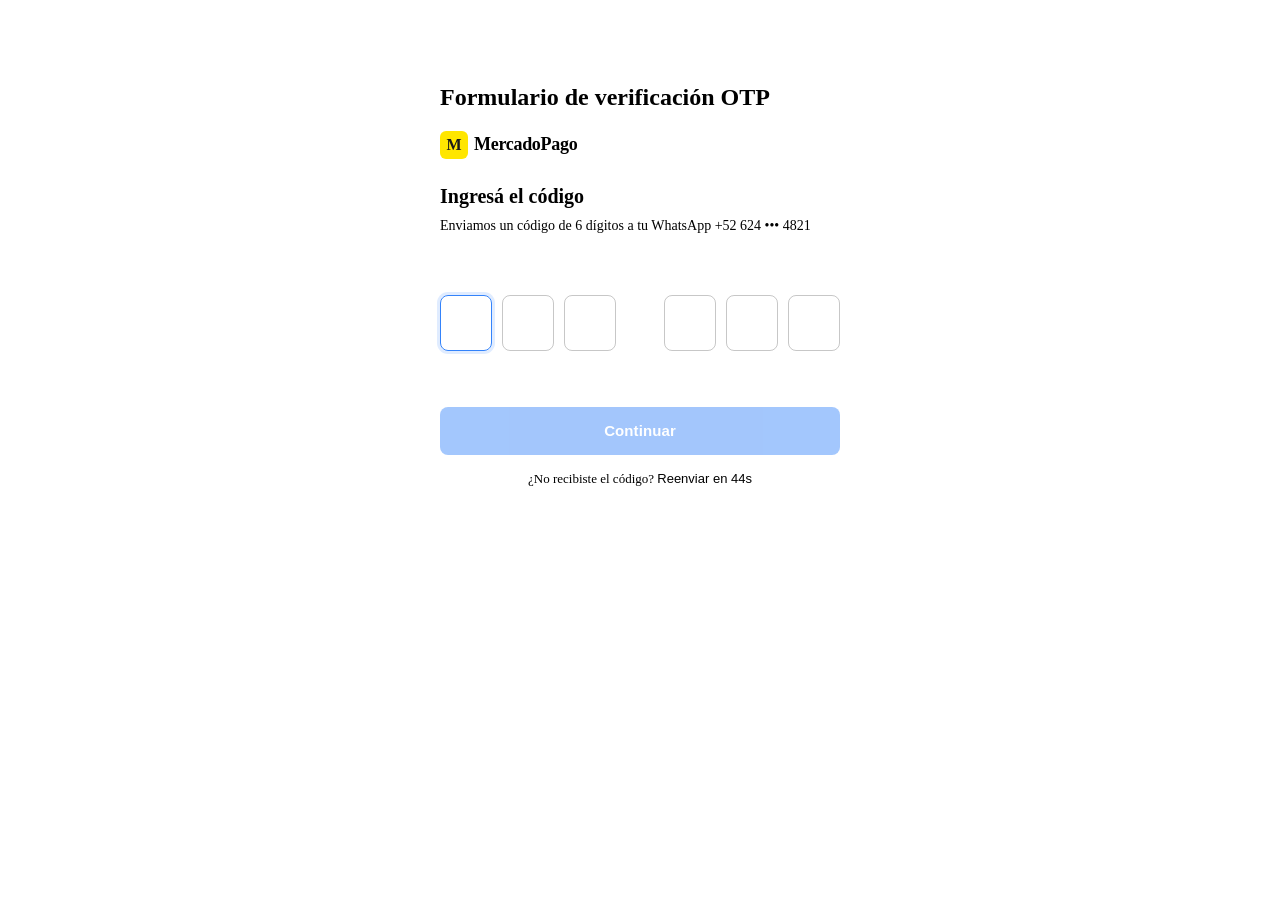
<file: OTP-verification/index.html>
<html>
  <head>
    <style>
      :root {
        --otp-accent: #3483fa;
        --otp-accent-hover: #2968c8;
        --otp-border: rgba(0, 0, 0, 0.22);
        --otp-border-focus: #3483fa;
        --otp-bg: #fff;
        --otp-text: #333;
        --otp-muted: #6b7280;
        --otp-error: #e24b4a;
        --otp-success: #1d9e75;
        --otp-btn-text: #fff;
        --otp-surface: #f8f7f5;
        --otp-shadow-focus: 0 0 0 3px rgba(52, 131, 250, 0.18);
      }
      @media (prefers-color-scheme: dark) {
        :root {
          --otp-border: rgba(255, 255, 255, 0.2);
          --otp-bg: #1e1e1e;
          --otp-text: #f0f0f0;
          --otp-muted: #9ca3af;
          --otp-surface: #2a2a2a;
        }
      }

      .otp-wrapper {
        max-width: 400px;
        margin: 2rem auto;
        padding: 2rem;
        background: var(--color-background-primary);
      }

      .otp-logo {
        display: flex;
        align-items: center;
        gap: 6px;
        margin-bottom: 1.5rem;
      }
      .otp-logo-icon {
        width: 28px;
        height: 28px;
        background: #ffe600;
        border-radius: 6px;
        display: flex;
        align-items: center;
        justify-content: center;
        font-size: 16px;
        font-weight: 700;
        color: #1a1a1a;
      }
      .otp-logo-text {
        font-size: 18px;
        font-weight: 600;
        color: var(--color-text-primary);
        letter-spacing: -0.3px;
      }

      .otp-title {
        font-size: 20px;
        font-weight: 600;
        color: var(--color-text-primary);
        margin: 0 0 6px;
        line-height: 1.3;
      }
      .otp-subtitle {
        font-size: 14px;
        color: var(--color-text-secondary);
        margin: 0 0 1.75rem;
        line-height: 1.5;
      }
      .otp-phone-highlight {
        color: var(--color-text-primary);
        font-weight: 500;
      }

      .otp-fields {
        display: flex;
        gap: 10px;
        margin-bottom: 1.5rem;
        justify-content: center;
      }

      .otp-field {
        width: 52px;
        height: 56px;
        border: 1px solid var(--otp-border);
        border-radius: 8px;
        background: var(--color-background-secondary);
        font-size: 22px;
        font-weight: 600;
        text-align: center;
        color: var(--color-text-primary);
        outline: none;
        transition:
          border-color 0.15s,
          box-shadow 0.15s,
          background 0.15s;
        caret-color: transparent;
        -webkit-appearance: none;
        appearance: none;
      }
      .otp-field:focus {
        border-color: var(--otp-accent);
        box-shadow: 0 0 0 3px rgba(52, 131, 250, 0.15);
        background: var(--color-background-primary);
      }
      .otp-field.filled {
        border-color: rgba(52, 131, 250, 0.5);
        background: var(--color-background-primary);
      }
      .otp-field.otp-separator {
        border: none;
        background: transparent;
        pointer-events: none;
      }
      .otp-separator-dot {
        width: 6px;
        height: 6px;
        border-radius: 50%;
        background: var(--color-text-secondary);
        opacity: 0.4;
        margin: auto;
      }
      .otp-field.error {
        border-color: var(--otp-error);
        box-shadow: 0 0 0 3px rgba(226, 75, 74, 0.12);
        animation: shake 0.35s ease;
      }
      .otp-field.success {
        border-color: var(--otp-success);
        background: rgba(29, 158, 117, 0.06);
      }

      @keyframes shake {
        0%,
        100% {
          transform: translateX(0);
        }
        20% {
          transform: translateX(-5px);
        }
        40% {
          transform: translateX(5px);
        }
        60% {
          transform: translateX(-4px);
        }
        80% {
          transform: translateX(4px);
        }
      }
      @keyframes pop-in {
        0% {
          transform: scale(0.85);
          opacity: 0.4;
        }
        60% {
          transform: scale(1.08);
        }
        100% {
          transform: scale(1);
          opacity: 1;
        }
      }
      .digit-pop {
        animation: pop-in 0.18s ease forwards;
      }

      .otp-btn {
        width: 100%;
        height: 48px;
        background: var(--otp-accent);
        color: #fff;
        border: none;
        border-radius: 8px;
        font-size: 15px;
        font-weight: 600;
        cursor: pointer;
        transition:
          background 0.15s,
          transform 0.1s,
          opacity 0.15s;
        letter-spacing: 0.1px;
        margin-bottom: 1rem;
      }
      .otp-btn:hover:not(:disabled) {
        background: var(--otp-accent-hover);
      }
      .otp-btn:active:not(:disabled) {
        transform: scale(0.98);
      }
      .otp-btn:disabled {
        opacity: 0.45;
        cursor: not-allowed;
      }
      .otp-btn.loading {
        position: relative;
        color: transparent;
      }
      .otp-btn.loading::after {
        content: "";
        position: absolute;
        width: 20px;
        height: 20px;
        top: 50%;
        left: 50%;
        margin: -10px 0 0 -10px;
        border: 2px solid rgba(255, 255, 255, 0.35);
        border-top-color: #fff;
        border-radius: 50%;
        animation: spin 0.6s linear infinite;
      }
      @keyframes spin {
        to {
          transform: rotate(360deg);
        }
      }

      .otp-resend {
        text-align: center;
        font-size: 13px;
        color: var(--color-text-secondary);
      }
      .otp-resend-link {
        color: var(--otp-accent);
        cursor: pointer;
        font-weight: 500;
        background: none;
        border: none;
        padding: 0;
        font-size: 13px;
      }
      .otp-resend-link:disabled {
        color: var(--color-text-secondary);
        cursor: default;
      }
      .otp-timer {
        color: var(--color-text-secondary);
        font-weight: 500;
      }

      .otp-status {
        min-height: 20px;
        font-size: 13px;
        text-align: center;
        margin-bottom: 12px;
        transition: opacity 0.2s;
      }
      .otp-status.error {
        color: var(--otp-error);
      }
      .otp-status.success {
        color: var(--otp-success);
        font-weight: 500;
      }
      .otp-status.empty {
        opacity: 0;
      }

      .progress-bar {
        height: 3px;
        background: var(--color-border-tertiary);
        border-radius: 2px;
        margin-bottom: 1.75rem;
        overflow: hidden;
      }
      .progress-fill {
        height: 100%;
        background: var(--otp-accent);
        border-radius: 2px;
        transition: width 0.25s ease;
        width: 0%;
      }
    </style>
  </head>
  <body>
    <div class="otp-wrapper">
      <h2 class="sr-only">Formulario de verificación OTP</h2>

      <div class="otp-logo">
        <div class="otp-logo-icon">M</div>
        <span class="otp-logo-text">MercadoPago</span>
      </div>

      <p class="otp-title">Ingresá el código</p>
      <p class="otp-subtitle">
        Enviamos un código de 6 dígitos a tu WhatsApp
        <span class="otp-phone-highlight">+52 624 ••• 4821</span>
      </p>

      <div class="progress-bar">
        <div class="progress-fill" id="progress"></div>
      </div>

      <div
        class="otp-fields"
        id="otpFields"
        role="group"
        aria-label="Código de verificación de 6 dígitos"
      >
        <input
          class="otp-field"
          type="tel"
          inputmode="numeric"
          pattern="[0-9]*"
          maxlength="1"
          aria-label="Dígito 1"
          id="d0"
        />
        <input
          class="otp-field"
          type="tel"
          inputmode="numeric"
          pattern="[0-9]*"
          maxlength="1"
          aria-label="Dígito 2"
          id="d1"
        />
        <input
          class="otp-field"
          type="tel"
          inputmode="numeric"
          pattern="[0-9]*"
          maxlength="1"
          aria-label="Dígito 3"
          id="d2"
        />
        <div class="otp-field otp-separator" aria-hidden="true">
          <div class="otp-separator-dot"></div>
        </div>
        <input
          class="otp-field"
          type="tel"
          inputmode="numeric"
          pattern="[0-9]*"
          maxlength="1"
          aria-label="Dígito 4"
          id="d3"
        />
        <input
          class="otp-field"
          type="tel"
          inputmode="numeric"
          pattern="[0-9]*"
          maxlength="1"
          aria-label="Dígito 5"
          id="d4"
        />
        <input
          class="otp-field"
          type="tel"
          inputmode="numeric"
          pattern="[0-9]*"
          maxlength="1"
          aria-label="Dígito 6"
          id="d5"
        />
      </div>

      <div
        class="otp-status empty"
        id="statusMsg"
        role="alert"
        aria-live="polite"
      ></div>

      <button class="otp-btn" id="verifyBtn" disabled="">Continuar</button>

      <div class="otp-resend">
        <span id="resendText">¿No recibiste el código? </span>
        <button class="otp-resend-link" id="resendBtn" disabled="">
          Reenviar en <span class="otp-timer" id="timerVal">38s</span>
        </button>
      </div>
    </div>

    <script>
      (function () {
        const CORRECT_CODE = "123456";
        const inputs = [
          document.getElementById("d0"),
          document.getElementById("d1"),
          document.getElementById("d2"),
          document.getElementById("d3"),
          document.getElementById("d4"),
          document.getElementById("d5"),
        ];
        const verifyBtn = document.getElementById("verifyBtn");
        const resendBtn = document.getElementById("resendBtn");
        const timerVal = document.getElementById("timerVal");
        const statusMsg = document.getElementById("statusMsg");
        const progress = document.getElementById("progress");

        let timerInterval;

        function getCode() {
          return inputs.map((i) => i.value).join("");
        }

        function updateProgress() {
          const filled = inputs.filter((i) => i.value !== "").length;
          progress.style.width = (filled / 6) * 100 + "%";
          verifyBtn.disabled = filled < 6;
          inputs.forEach((i) => {
            i.classList.toggle("filled", i.value !== "");
          });
        }

        function showStatus(msg, type) {
          statusMsg.textContent = msg;
          statusMsg.className = "otp-status " + (type || "");
        }

        function clearStatus() {
          statusMsg.textContent = "";
          statusMsg.className = "otp-status empty";
        }

        function setError() {
          inputs.forEach((i) => {
            i.classList.add("error");
            i.classList.remove("success", "filled");
          });
          setTimeout(() => {
            inputs.forEach((i) => {
              i.classList.remove("error");
              i.value = "";
            });
            updateProgress();
            clearStatus();
            inputs[0].focus();
          }, 1200);
        }

        function setSuccess() {
          inputs.forEach((i) => {
            i.classList.add("success");
            i.classList.remove("error");
          });
        }

        inputs.forEach((inp, idx) => {
          inp.addEventListener("focus", () => {
            inp.select();
            clearStatus();
          });

          inp.addEventListener("keydown", (e) => {
            if (e.key === "Backspace") {
              if (inp.value === "" && idx > 0) {
                inputs[idx - 1].value = "";
                inputs[idx - 1].focus();
                updateProgress();
              } else {
                inp.value = "";
                updateProgress();
              }
              e.preventDefault();
            }
            if (e.key === "ArrowLeft" && idx > 0) {
              inputs[idx - 1].focus();
              e.preventDefault();
            }
            if (e.key === "ArrowRight" && idx < 5) {
              inputs[idx + 1].focus();
              e.preventDefault();
            }
          });

          inp.addEventListener("input", (e) => {
            let val = e.target.value.replace(/\D/g, "");
            if (val.length > 1) {
              // paste handling
              const digits = val.split("").slice(0, 6 - idx);
              digits.forEach((d, i) => {
                if (inputs[idx + i]) {
                  inputs[idx + i].value = d;
                  inputs[idx + i].classList.add("digit-pop");
                  setTimeout(
                    () => inputs[idx + i].classList.remove("digit-pop"),
                    200,
                  );
                }
              });
              const nextIdx = Math.min(idx + digits.length, 5);
              inputs[nextIdx].focus();
            } else {
              inp.value = val;
              if (val) {
                inp.classList.add("digit-pop");
                setTimeout(() => inp.classList.remove("digit-pop"), 200);
                if (idx < 5) inputs[idx + 1].focus();
              }
            }
            updateProgress();
          });

          inp.addEventListener("paste", (e) => {
            e.preventDefault();
            const pasted = (e.clipboardData || window.clipboardData)
              .getData("text")
              .replace(/\D/g, "")
              .slice(0, 6);
            pasted.split("").forEach((d, i) => {
              if (inputs[i]) {
                inputs[i].value = d;
              }
            });
            const focusIdx = Math.min(pasted.length, 5);
            inputs[focusIdx].focus();
            updateProgress();
          });
        });

        verifyBtn.addEventListener("click", () => {
          const code = getCode();
          verifyBtn.classList.add("loading");
          verifyBtn.disabled = true;

          setTimeout(() => {
            verifyBtn.classList.remove("loading");
            if (code === CORRECT_CODE) {
              setSuccess();
              showStatus("✓ Código verificado correctamente", "success");
              verifyBtn.textContent = "✓ Verificado";
              verifyBtn.style.background = "#1D9E75";
            } else {
              showStatus("Código incorrecto. Volvé a intentarlo.", "error");
              setError();
              verifyBtn.disabled = false;
            }
          }, 1400);
        });

        function startTimer(seconds) {
          clearInterval(timerInterval);
          resendBtn.disabled = true;
          let remaining = seconds;
          timerVal.textContent = remaining + "s";
          timerInterval = setInterval(() => {
            remaining--;
            if (remaining <= 0) {
              clearInterval(timerInterval);
              resendBtn.disabled = false;
              resendBtn.innerHTML = "Reenviar código";
            } else {
              timerVal.textContent = remaining + "s";
            }
          }, 1000);
        }

        resendBtn.addEventListener("click", () => {
          if (resendBtn.disabled) return;
          inputs.forEach((i) => {
            i.value = "";
            i.classList.remove("success", "error", "filled");
          });
          updateProgress();
          clearStatus();
          resendBtn.innerHTML =
            'Reenviar en <span class="otp-timer" id="timerVal">45s</span>';
          const newTimer = document.getElementById("timerVal");
          resendBtn.disabled = true;
          let remaining = 45;
          newTimer.textContent = remaining + "s";
          timerInterval = setInterval(() => {
            remaining--;
            if (remaining <= 0) {
              clearInterval(timerInterval);
              resendBtn.disabled = false;
              resendBtn.innerHTML = "Reenviar código";
            } else {
              newTimer.textContent = remaining + "s";
            }
          }, 1000);
          inputs[0].focus();
          showStatus("Código reenviado por WhatsApp", "success");
          setTimeout(clearStatus, 3000);
        });

        startTimer(45);
        inputs[0].focus();
      })();
    </script>
  </body>
</html>
</file>
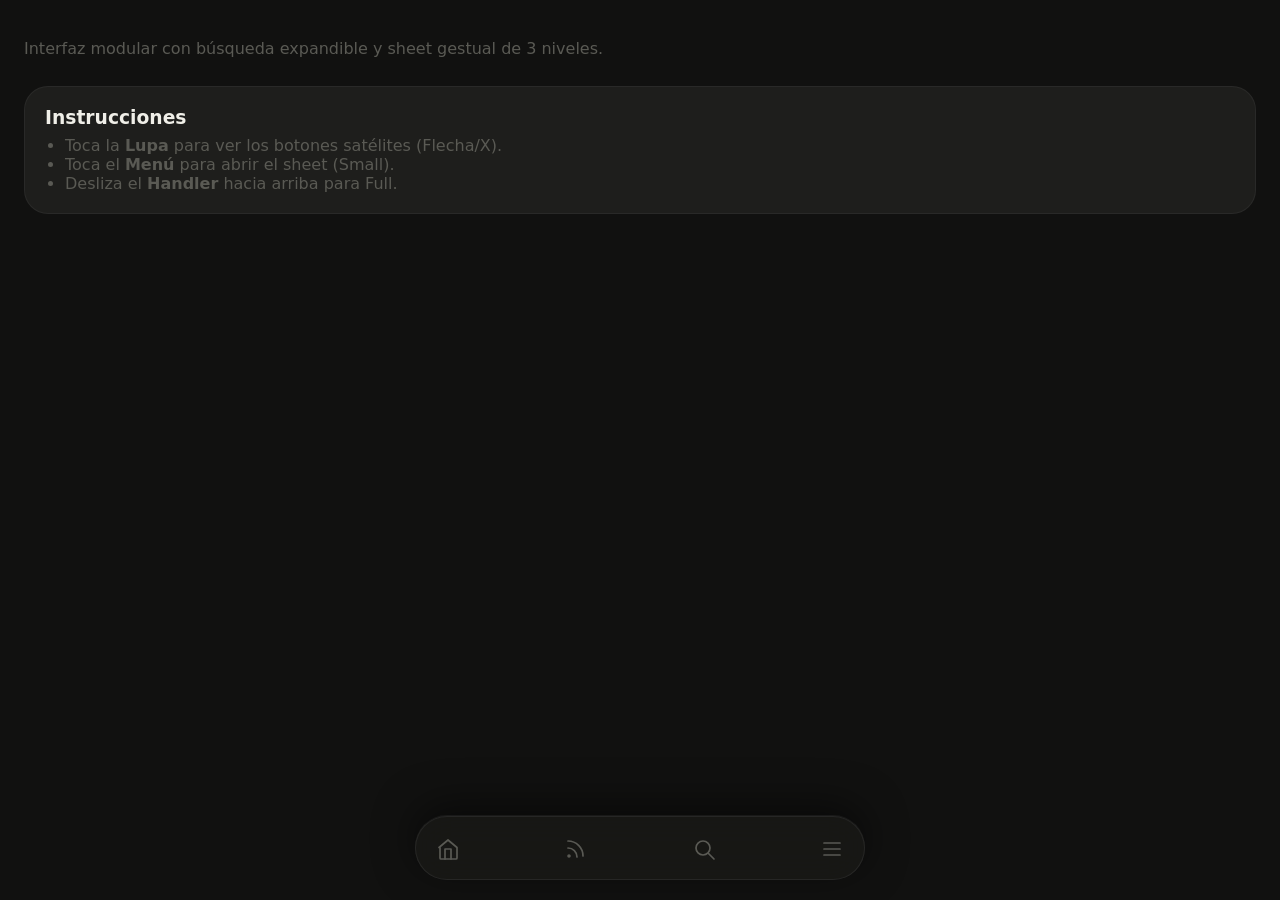
<file: components/nav-bottom-bar/index.html>
<!doctype html>
<html lang="es">
  <head>
    <meta charset="UTF-8" />
    <meta
      name="viewport"
      content="width=device-width, initial-scale=1.0, maximum-scale=1.0, user-scalable=no"
    />
    <title>Klef - SPA Modular Completa</title>
    <link rel="stylesheet" href="./style.css" />
  </head>
  <body>
    <!-- =======================================================================
         SPRITE SVG — símbolos inline, sin ningún CDN
         ======================================================================= -->
    <svg
      xmlns="http://www.w3.org/2000/svg"
      style="display: none"
      aria-hidden="true"
    >
      <!-- house -->
      <symbol id="icon-house" viewBox="0 0 24 24">
        <path
          d="M3 10.5L12 3l9 7.5V21a1 1 0 0 1-1 1H5a1 1 0 0 1-1-1V10.5z"
          class="icon-secondary"
        />
        <path d="M9 22V12h6v10" />
      </symbol>

      <!-- rss -->
      <symbol id="icon-rss" viewBox="0 0 24 24">
        <circle cx="5" cy="19" r="1.8" fill="currentColor" stroke="none" />
        <path d="M4 11c4.97 0 9 4.03 9 9" />
        <path d="M4 4c8.28 0 15 6.72 15 15" class="icon-secondary" />
      </symbol>

      <!-- search / magnifying-glass -->
      <symbol id="icon-search" viewBox="0 0 24 24">
        <circle cx="11" cy="11" r="7" class="icon-secondary" />
        <path d="M16.5 16.5L22 22" />
      </symbol>

      <!-- arrow-left -->
      <symbol id="icon-arrow-left" viewBox="0 0 24 24">
        <path d="M19 12H5" />
        <path d="M12 5l-7 7 7 7" />
      </symbol>

      <!-- x / close -->
      <symbol id="icon-x" viewBox="0 0 24 24">
        <path d="M18 6L6 18M6 6l12 12" />
      </symbol>

      <!-- list / hamburger -->
      <symbol id="icon-list" viewBox="0 0 24 24">
        <path d="M4 6h16M4 12h16M4 18h16" />
      </symbol>

      <!-- share-network -->
      <symbol id="icon-share" viewBox="0 0 24 24">
        <circle cx="18" cy="5" r="2.5" class="icon-secondary" />
        <circle cx="6" cy="12" r="2.5" class="icon-secondary" />
        <circle cx="18" cy="19" r="2.5" class="icon-secondary" />
        <path d="M8.4 10.8l7.2-4M8.4 13.2l7.2 4" />
      </symbol>

      <!-- reload / arrows-clockwise -->
      <symbol id="icon-reload" viewBox="0 0 24 24">
        <path d="M21 3v6h-6" />
        <path d="M21 9A9 9 0 1 1 14.36 3.64" class="icon-secondary" />
      </symbol>

      <!-- gear / settings -->
      <symbol id="icon-gear" viewBox="0 0 24 24">
        <circle cx="12" cy="12" r="3" class="icon-secondary" />
        <path
          d="M19.4 15a1.65 1.65 0 0 0 .33 1.82l.06.06a2 2 0 0 1-2.83 2.83l-.06-.06a1.65 1.65 0 0 0-1.82-.33 1.65 1.65 0 0 0-1 1.51V21a2 2 0 0 1-4 0v-.09A1.65 1.65 0 0 0 9 19.4a1.65 1.65 0 0 0-1.82.33l-.06.06a2 2 0 0 1-2.83-2.83l.06-.06A1.65 1.65 0 0 0 4.68 15a1.65 1.65 0 0 0-1.51-1H3a2 2 0 0 1 0-4h.09A1.65 1.65 0 0 0 4.6 9a1.65 1.65 0 0 0-.33-1.82l-.06-.06a2 2 0 0 1 2.83-2.83l.06.06A1.65 1.65 0 0 0 9 4.68a1.65 1.65 0 0 0 1-1.51V3a2 2 0 0 1 4 0v.09a1.65 1.65 0 0 0 1 1.51 1.65 1.65 0 0 0 1.82-.33l.06-.06a2 2 0 0 1 2.83 2.83l-.06.06A1.65 1.65 0 0 0 19.4 9a1.65 1.65 0 0 0 1.51 1H21a2 2 0 0 1 0 4h-.09a1.65 1.65 0 0 0-1.51 1z"
        />
      </symbol>

      <!-- user -->
      <symbol id="icon-user" viewBox="0 0 24 24">
        <circle cx="12" cy="8" r="4" class="icon-secondary" />
        <path d="M4 20c0-4 3.58-7 8-7s8 3 8 7" />
      </symbol>

      <!-- moon -->
      <symbol id="icon-moon" viewBox="0 0 24 24">
        <path
          d="M21 12.79A9 9 0 1 1 11.21 3 7 7 0 0 0 21 12.79z"
          class="icon-secondary"
        />
        <path d="M21 12.79A9 9 0 1 1 11.21 3 7 7 0 0 0 21 12.79z" />
      </symbol>

      <!-- sun -->
      <symbol id="icon-sun" viewBox="0 0 24 24">
        <circle cx="12" cy="12" r="4" class="icon-secondary" />
        <path
          d="M12 2v2M12 20v2M4.22 4.22l1.42 1.42M18.36 18.36l1.42 1.42M2 12h2M20 12h2M4.22 19.78l1.42-1.42M18.36 5.64l1.42-1.42"
        />
      </symbol>
    </svg>

    <!-- ======================================================================= -->

    <div class="scrim" id="scrim"></div>

    <main>
      <div id="app" data-status="loaded">
        <h1
          style="
            font-size: 2.5rem;
            margin-bottom: 12px;
            letter-spacing: -0.02em;
          "
        >
          <!-- Ingeniería Klef -->
        </h1>
        <p
          style="
            color: var(--color-text-muted);
            line-height: 1.6;
            margin-bottom: 24px;
          "
        >
          Interfaz modular con búsqueda expandible y sheet gestual de 3 niveles.
        </p>
        <div
          style="
            background: #1e1e1c;
            padding: 20px;
            border-radius: 24px;
            border: 1px solid rgba(255, 255, 255, 0.05);
          "
        >
          <h3 style="margin-bottom: 8px">Instrucciones</h3>
          <ul style="padding-left: 20px; color: var(--color-text-muted)">
            <li>
              Toca la <b>Lupa</b> para ver los botones satélites (Flecha/X).
            </li>
            <li>Toca el <b>Menú</b> para abrir el sheet (Small).</li>
            <li>Desliza el <b>Handler</b> hacia arriba para Full.</li>
          </ul>
        </div>
      </div>
    </main>

    <nav
      class="bottom-island"
      id="island"
      data-sheet-state="closed"
      data-search-active="false"
    >
      <!-- Área Gestual -->
      <div data-behavior="handler-area" id="handler-area">
        <div class="handler"></div>
      </div>

      <!-- Navegación Dinámica -->
      <div class="nav-content">
        <!-- Botones Principales -->
        <button class="nav-btn main-nav-btn" aria-label="Inicio">
          <svg class="icon"><use href="#icon-house" /></svg>
        </button>
        <button class="nav-btn main-nav-btn" aria-label="Feed">
          <svg class="icon"><use href="#icon-rss" /></svg>
        </button>

        <!-- Botón Satélite Izquierdo (Cancelar) -->
        <button
          class="nav-btn search-ctrl-btn"
          data-action="cancel-search"
          aria-label="Cancelar"
        >
          <svg class="icon"><use href="#icon-x"></use></svg>
        </button>

        <!-- Barra de Búsqueda -->
        <div class="search-wrapper" id="search-trigger">
          <input
            type="text"
            id="search-input"
            placeholder="Buscar..."
            autocomplete="off"
          />
          <svg class="icon search-icon" aria-hidden="true">
            <use href="#icon-search" />
          </svg>
        </div>

        <!-- Botón Satélite Derecho (Borrar) -->
        <button
          class="nav-btn search-ctrl-btn"
          data-action="clear-search"
          aria-label="Borrar"
        >
          <svg class="icon"><use href="#icon-arrow-left" /></svg>
        </button>

        <!-- Botón Menú -->
        <button
          class="nav-btn main-nav-btn"
          id="menu-trigger"
          aria-label="Menú"
        >
          <svg class="icon"><use href="#icon-list" /></svg>
        </button>
      </div>

      <!-- Cuerpo del Sheet -->
      <div class="sheet-body">
        <div class="menu-grid">
          <div class="menu-item">
            <svg class="icon"><use href="#icon-share" /></svg>
            Compartir
          </div>
          <div class="menu-item">
            <svg class="icon"><use href="#icon-reload" /></svg>
            Recargar
          </div>
          <div class="menu-item">
            <svg class="icon"><use href="#icon-gear" /></svg>
            Ajustes
          </div>
          <div class="menu-item">
            <svg class="icon"><use href="#icon-user" /></svg>
            Perfil
          </div>
          <!-- Toggle Dark / Light -->
          <div class="menu-item toggle-theme" id="theme-toggle">
            <div class="toggle-theme-left">
              <svg class="icon" aria-hidden="true">
                <use id="theme-icon-use" href="#icon-moon" />
              </svg>
              <span id="theme-label">Modo oscuro</span>
            </div>
            <div class="toggle-pill"></div>
          </div>
        </div>
      </div>
    </nav>

    <script>
      const island = document.getElementById("island");
      const menuTrigger = document.getElementById("menu-trigger");
      const searchTrigger = document.getElementById("search-trigger");
      const searchInput = document.getElementById("search-input");
      const handlerArea = document.getElementById("handler-area");
      const scrim = document.getElementById("scrim");

      // --- LÓGICA DE BÚSQUEDA ---

      const setSearchMode = (active) => {
        island.dataset.searchActive = active;
        if (active) {
          island.dataset.sheetState = "closed";
          setTimeout(() => searchInput.focus(), 100);
        } else {
          searchInput.value = "";
          searchInput.blur();
        }
      };

      searchTrigger.addEventListener("click", () => {
        if (island.dataset.searchActive === "false") setSearchMode(true);
      });

      document.addEventListener("click", (e) => {
        const actionBtn = e.target.closest("[data-action]");
        if (!actionBtn) return;

        if (actionBtn.dataset.action === "cancel-search") setSearchMode(false);
        if (actionBtn.dataset.action === "clear-search") {
          searchInput.value = "";
          searchInput.focus();
        }
      });

      // --- LÓGICA DE SHEET (3 ESTADOS) ---

      const toggleSheet = () => {
        setSearchMode(false);
        if (island.dataset.sheetState !== "closed") {
          island.dataset.sheetState = "closed";
        } else {
          island.dataset.sheetState = "small";
        }
      };

      menuTrigger.addEventListener("click", toggleSheet);
      scrim.addEventListener(
        "click",
        () => (island.dataset.sheetState = "closed"),
      );

      // --- GESTOS (SWIPE) ---

      let startY = 0;
      let endY = 0;

      const handleSwipe = () => {
        const diff = startY - endY;
        const state = island.dataset.sheetState;

        if (diff > 50) {
          // Swipe Up
          if (state === "small") island.dataset.sheetState = "full";
        } else if (diff < -50) {
          // Swipe Down
          if (state === "full") island.dataset.sheetState = "small";
          else if (state === "small") island.dataset.sheetState = "closed";
        }
      };

      handlerArea.addEventListener(
        "touchstart",
        (e) => (startY = e.touches[0].clientY),
        { passive: true },
      );
      handlerArea.addEventListener(
        "touchend",
        (e) => {
          endY = e.changedTouches[0].clientY;
          handleSwipe();
        },
        { passive: true },
      );

      // --- TOGGLE TEMA ---
      const themeToggle = document.getElementById("theme-toggle");
      const themeIconUse = document.getElementById("theme-icon-use");
      const themeLabel = document.getElementById("theme-label");
      let isDark = true;

      themeToggle.addEventListener("click", () => {
        isDark = !isDark;
        document.body.classList.toggle("theme-light", !isDark);
        themeIconUse.setAttribute("href", isDark ? "#icon-moon" : "#icon-sun");
        themeLabel.textContent = isDark ? "Modo oscuro" : "Modo claro";
      });

      // Soporte Mouse para pruebas en desktop
      handlerArea.addEventListener("mousedown", (e) => {
        startY = e.clientY;
        const up = (me) => {
          endY = me.clientY;
          handleSwipe();
          document.removeEventListener("mouseup", up);
        };
        document.addEventListener("mouseup", up);
      });
    </script>
  </body>
</html>
</file>
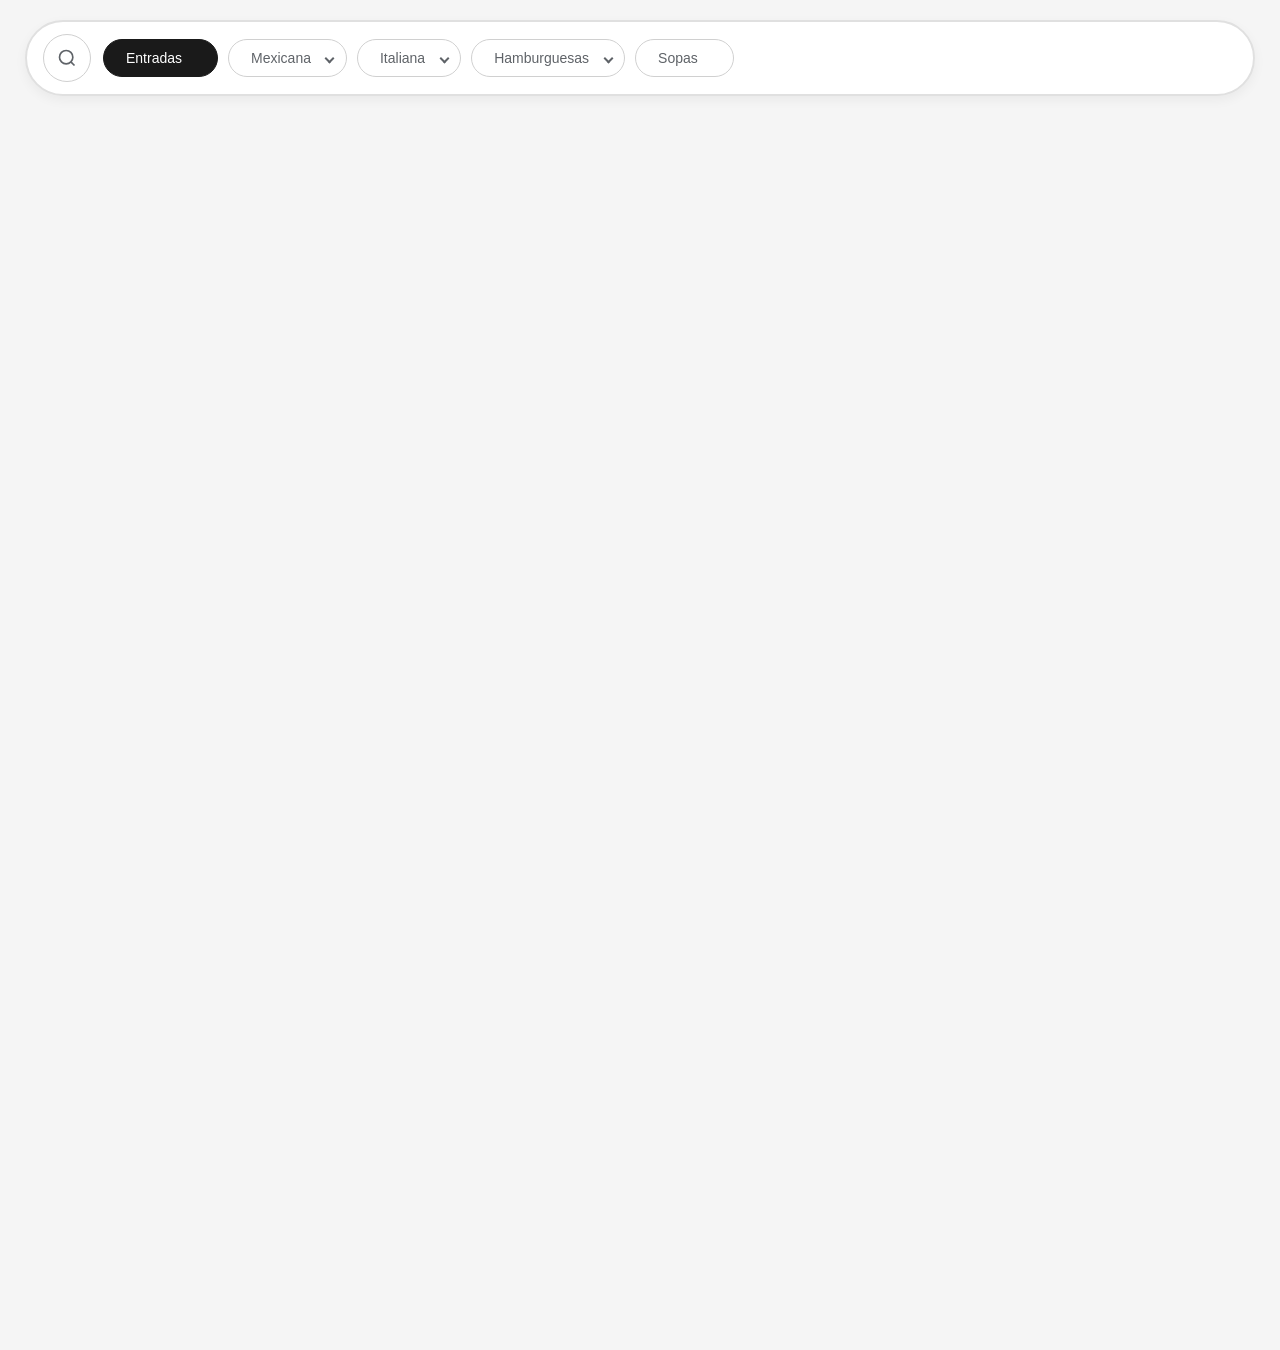
<file: components/nav-filter-search/index.html>
<!doctype html>
<html lang="es">
  <head>
    <meta charset="UTF-8" />
    <meta name="viewport" content="width=device-width, initial-scale=1.0" />
    <title>Menú Gourmet Integrado</title>
    <style>
      :root {
        --margin: 40px;
        --padding: 20px;
        --m-spacing: calc(var(--margin) / 2);
        --p-spacing: calc(var(--padding) / 2);
        --container-limit: calc(1200px + var(--m-spacing) + var(--p-spacing));
        --primary-black: #1a1a1a;
        --accent-blue: #007aff;
      }

      * {
        margin: 0;
        padding: 0;
        box-sizing: border-box;
      }

      body {
        font-family:
          -apple-system, BlinkMacSystemFont, "Segoe UI", Roboto, sans-serif;
        padding: 20px;
        background: #f5f5f5;
        min-height: 150vh;
      }

      .tab-menu-container {
        max-width: var(--container-limit);
        margin: 0 auto;
        position: sticky;
        top: 20px;
        z-index: 1000;
      }

      /* WRAPPER PRINCIPAL */
      .tab-menu-wrapper {
        display: flex;
        align-items: center;
        gap: 12px;
        background: white;
        padding: 12px 16px;
        border-radius: 60px;
        border: 2px solid #e0e0e0;
        box-shadow: 0 4px 12px rgba(0, 0, 0, 0.05);
        transition: all 0.3s ease;
      }

      /* BUSCADOR */
      .search-wrapper {
        position: relative;
        display: flex;
        align-items: center;
        height: 48px;
        min-width: 48px;
      }

      .search-input {
        width: 48px;
        height: 48px;
        padding: 0;
        border: 1px solid #d0d0d0;
        border-radius: 50px;
        background: white;
        color: transparent;
        cursor: pointer;
        transition: all 0.4s cubic-bezier(0.4, 0, 0.2, 1);
        outline: none;
      }

      .search-icon {
        position: absolute;
        left: 14px;
        pointer-events: none;
        display: flex;
        color: #5f6368;
      }

      /* LÓGICA DE BÚSQUEDA (Checkbox Hack) */
      #is-searching:checked + .tab-menu-wrapper .tabs-list {
        width: 0;
        opacity: 0;
        pointer-events: none;
        overflow: hidden;
      }

      #is-searching:checked + .tab-menu-wrapper .search-wrapper {
        flex: 1;
      }

      #is-searching:checked + .tab-menu-wrapper .search-input {
        width: 100%;
        padding: 0 20px 0 45px;
        color: var(--primary-black);
        cursor: text;
        border-color: var(--primary-black);
      }

      #is-searching:checked + .tab-menu-wrapper .search-input::placeholder {
        color: #999;
      }

      /* TABS PRINCIPALES */
      .tabs-scroll-container {
        flex: 1;
        overflow-x: auto;
        scrollbar-width: none;
      }

      .tabs-scroll-container::-webkit-scrollbar {
        display: none;
      }

      .tabs-list {
        display: flex;
        gap: 10px;
        list-style: none;
        transition: all 0.3s ease;
      }

      .tab-button {
        position: relative;
        padding: 10px 22px;
        border-radius: 50px;
        border: 1px solid #d0d0d0;
        background: white;
        color: #5f6368;
        font-size: 14px;
        font-weight: 500;
        white-space: nowrap;
        cursor: pointer;
        transition: all 0.2s;
      }

      .tab-button.active {
        background: var(--primary-black);
        color: white;
        border-color: var(--primary-black);
      }

      .tab-button {
        position: relative;
        padding: 10px 35px 10px 22px;
        /* Aumentamos padding derecho para el chevron */
        border-radius: 50px;
        border: 1px solid #d0d0d0;
        background: white;
        color: #5f6368;
        font-size: 14px;
        font-weight: 500;
        white-space: nowrap;
        cursor: pointer;
        transition: all 0.3s ease;
      }

      /* El contenedor del chevron */
      .has-sub-indicator {
        position: absolute;
        right: 12px;
        top: 50%;
        transform: translateY(-50%);
        width: 8px;
        height: 8px;
        display: flex;
        align-items: center;
        justify-content: center;
        transition: all 0.3s ease;
      }

      /* Dibujo del Chevron usando bordes */
      .has-sub-indicator::after {
        content: "";
        width: 5px;
        height: 5px;
        border-right: 2px solid currentColor;
        /* Usa el color del texto del botón */
        border-bottom: 2px solid currentColor;
        transform: rotate(45deg);
        /* Apunta a la derecha por defecto o abajo */
        display: block;
      }

      /* Animación: Cuando el botón está activo, el chevron apunta hacia abajo o rota */
      .tab-button.active .has-sub-indicator {
        transform: translateY(-50%) rotate(90deg);
        color: white;
        /* En estado activo el texto es blanco */
      }

      /* BOTÓN MENÚ (Hamburguesa) */
      .menu-toggle-btn {
        display: none;
        /* Se activa en media query */
        flex-shrink: 0;
        width: 48px;
        height: 48px;
        border-radius: 50%;
        background: var(--primary-black);
        color: white;
        border: none;
        cursor: pointer;
        align-items: center;
        justify-content: center;
      }

      /* OPCIÓN 1: DESKTOP FLOATING CHIPS */
      .desktop-sub-chips {
        position: absolute;
        top: 100%;
        left: 0;
        transform: translateY(10px);
        display: flex;
        gap: 8px;
        padding: 10px;
        opacity: 0;
        visibility: hidden;
        transition: all 0.3s ease;
      }

      .desktop-sub-chips.active {
        opacity: 1;
        visibility: visible;
        transform: translateX(-50%) translateY(0);
      }

      .sub-chip {
        padding: 6px 16px;
        background: white;
        border: 1px solid #d0d0d0;
        border-radius: 20px;
        font-size: 13px;
        cursor: pointer;
      }

      /* OPCIÓN 2: MOBILE THUMB DOCK */
      .mobile-thumb-dock {
        position: fixed;
        bottom: 30px;
        left: 50%;
        transform: translateX(-50%) translateY(150px);
        width: calc(100% - 40px);
        max-width: 450px;
        background: rgba(26, 26, 26, 0.9);
        backdrop-filter: blur(10px);
        padding: 12px;
        border-radius: 24px;
        display: flex;
        gap: 10px;
        overflow-x: auto;
        scrollbar-width: none;
        box-shadow: 0 10px 30px rgba(0, 0, 0, 0.2);
        transition: transform 0.5s cubic-bezier(0.175, 0.885, 0.32, 1.275);
        z-index: 2000;
      }

      .mobile-thumb-dock::-webkit-scrollbar {
        display: none;
      }

      .mobile-thumb-dock.active {
        transform: translateX(-50%) translateY(0);
      }

      .sub-chip-mobile {
        padding: 10px 20px;
        background: rgba(255, 255, 255, 0.15);
        color: white;
        border-radius: 15px;
        white-space: nowrap;
        font-size: 14px;
      }

      /* 2. Expandir el search wrapper cuando esté en modo búsqueda */
      #is-searching:checked + .tab-menu-wrapper .search-wrapper {
        flex: 1;
        /* Ocupa todo el espacio que dejaron los tabs */
        width: -webkit-fill-available;
      }

      #is-searching:checked + .tab-menu-wrapper .tabs-scroll-container {
        position: absolute;
      }

      /* Estado por defecto: Scroll horizontal */
      .tabs-scroll-container {
        flex: 1;
        overflow-x: auto;
        overflow-y: hidden;
        display: flex;
        align-items: center;
        transition: all 0.4s cubic-bezier(0.4, 0, 0.2, 1);
      }

      .tabs-list {
        display: flex;
        flex-wrap: nowrap;
        /* Evita que se bajen por defecto */
        gap: 10px;
        list-style: none;
      }

      /* Estado Expandido: Multi-línea */
      .tabs-scroll-container.expanded {
        overflow: visible;
        /* Permite ver el contenido que se envuelve */
      }

      .tabs-scroll-container.expanded .tabs-list {
        flex-wrap: wrap;
        /* Aquí sucede la magia */
        padding: 10px 0;
      }

      /* Ajuste del Wrapper cuando se expande el menú en desktop */
      @media (min-width: 1000px) {
        .tab-menu-wrapper {
          transition: border-radius 0.3s ease;
        }

        /* Si el menú está expandido, quizás quieras un radio de borde menos redondeado */
        .tab-menu-container:has(.expanded) .tab-menu-wrapper {
          border-radius: 24px;
        }
      }

      /* RESPONSIVE LOGIC */
      @media (max-width: 999px) {
        .menu-toggle-btn {
          display: flex;
        }
      }

      @media (max-width: 768px) {
        .desktop-sub-chips {
          display: none;
        }
      }

      @media (min-width: 769px) {
        .mobile-thumb-dock {
          display: none;
        }
      }

      /* 3. El placeholder solo visible cuando esté activado */
      .search-input:not(:focus)::placeholder {
        color: transparent;
      }

      @media screen and (max-width: 768px) {
        input,
        textarea,
        select {
          font-size: 16px !important;
        }
      }
    </style>
  </head>

  <body>
    <div class="tab-menu-container">
      <input type="checkbox" style="display: none" id="is-searching" />

      <div class="tab-menu-wrapper">
        <label for="tab-search__bar" class="search-wrapper">
          <input
            id="tab-search__bar"
            type="text"
            class="search-input"
            placeholder="Buscar platillo..."
            aria-label="Buscar"
          />
          <div class="search-icon">
            <svg
              viewBox="0 0 24 24"
              width="20"
              height="20"
              stroke="currentColor"
              fill="none"
              stroke-width="2"
            >
              <circle cx="11" cy="11" r="8"></circle>
              <line x1="21" y1="21" x2="16.65" y2="16.65"></line>
            </svg>
          </div>
        </label>

        <div class="tabs-scroll-container" id="tabsContainer">
          <ul class="tabs-list" id="tabsList"></ul>
        </div>

        <button class="menu-toggle-btn" id="menuToggle" aria-label="Abrir menú">
          <svg
            id="menuIcon"
            xmlns="http://www.w3.org/2000/svg"
            width="24"
            height="24"
            viewBox="0 0 24 24"
            fill="none"
            stroke="currentColor"
            stroke-width="2"
            stroke-linecap="round"
            stroke-linejoin="round"
          >
            <line x1="3" y1="12" x2="21" y2="12"></line>
            <line x1="3" y1="6" x2="21" y2="6"></line>
            <line x1="3" y1="18" x2="21" y2="18"></line>
          </svg>
          <svg
            id="closeIcon"
            style="display: none"
            xmlns="http://www.w3.org/2000/svg"
            width="24"
            height="24"
            viewBox="0 0 24 24"
            fill="none"
            stroke="currentColor"
            stroke-width="2"
            stroke-linecap="round"
            stroke-linejoin="round"
          >
            <line x1="18" y1="6" x2="6" y2="18"></line>
            <line x1="6" y1="6" x2="18" y2="18"></line>
          </svg>
        </button>
      </div>

      <div class="desktop-sub-chips" id="desktopSubChips"></div>
    </div>

    <div class="mobile-thumb-dock" id="mobileSubDock"></div>

    <script>
      const categories = [
        { id: 0, label: "Entradas", subs: [] },
        {
          id: 1,
          label: "Mexicana",
          subs: ["Tacos", "Enchiladas", "Guacamole"],
        },
        { id: 2, label: "Italiana", subs: ["Ensaladas", "Pasta", "Pizza"] },
        {
          id: 3,
          label: "Hamburguesas",
          subs: ["Clásicas", "Veggie", "Premium"],
        },
        { id: 4, label: "Sopas", subs: [] },
      ];

      const tabsList = document.getElementById("tabsList");
      const desktopSubChips = document.getElementById("desktopSubChips");
      const mobileSubDock = document.getElementById("mobileSubDock");
      const searchInput = document.getElementById("tab-search__bar");
      const searchingCheckbox = document.getElementById("is-searching");

      let activeId = 0;

      function renderTabs() {
        tabsList.innerHTML = categories
          .map(
            (cat) => `
                <li>
                    <button class="tab-button ${cat.id === activeId ? "active" : ""}" data-id="${cat.id}">
                        ${cat.label}
                        ${cat.subs.length > 0 ? '<span class="has-sub-indicator"></span>' : ""}
                    </button>
                </li>
            `,
          )
          .join("");
      }

      function updateSubMenus(cat) {
        const isMobile = window.innerWidth <= 768;

        if (cat.subs.length > 0) {
          const html = cat.subs
            .map(
              (s) =>
                `<div class="sub-chip${isMobile ? "-mobile" : ""}">${s}</div>`,
            )
            .join("");

          if (isMobile) {
            mobileSubDock.innerHTML = html;
            mobileSubDock.classList.add("active");
            desktopSubChips.classList.remove("active");
          } else {
            desktopSubChips.innerHTML = html;
            desktopSubChips.classList.add("active");
            mobileSubDock.classList.remove("active");
          }
        } else {
          desktopSubChips.classList.remove("active");
          mobileSubDock.classList.remove("active");
        }
      }

      tabsList.addEventListener("click", (e) => {
        const btn = e.target.closest(".tab-button");
        if (!btn) return;

        activeId = parseInt(btn.getAttribute("data-id"));
        renderTabs();
        updateSubMenus(categories.find((c) => c.id === activeId));
      });

      // LÓGICA DE BÚSQUEDA
      searchInput.addEventListener("focus", () => {
        searchingCheckbox.checked = true;
        desktopSubChips.classList.remove("active");
        mobileSubDock.classList.remove("active");
      });

      searchInput.addEventListener("blur", () => {
        if (searchInput.value.trim() === "") {
          searchingCheckbox.checked = false;
          updateSubMenus(categories.find((c) => c.id === activeId));
        }
      });

      // Inicializar
      renderTabs();

      const menuToggle = document.getElementById("menuToggle");
      const menuIcon = document.getElementById("menuIcon");
      const closeIcon = document.getElementById("closeIcon");
      const tabsContainer = document.getElementById("tabsContainer");

      menuToggle.addEventListener("click", () => {
        const isExpanded = tabsContainer.classList.toggle("expanded");

        // Intercambiar visibilidad de iconos
        if (isExpanded) {
          menuIcon.style.display = "none";
          closeIcon.style.display = "block";
        } else {
          menuIcon.style.display = "block";
          closeIcon.style.display = "none";
        }
      });

      // Cerrar el menú si se hace clic en una pestaña (opcional pero recomendado)
      tabsList.addEventListener("click", (e) => {
        if (
          e.target.closest(".tab-button") &&
          tabsContainer.classList.contains("expanded")
        ) {
          tabsContainer.classList.remove("expanded");
          menuIcon.style.display = "block";
          closeIcon.style.display = "none";
        }
      });

      // Función central para renderizar subcategorías
      function updateSubMenus() {
        const category = categories.find((c) => c.id === activeId);

        // Limpiamos ambos contenedores primero
        desktopSubChips.innerHTML = "";
        mobileSubDock.innerHTML = "";
        desktopSubChips.classList.remove("active");
        mobileSubDock.classList.remove("active");

        if (!category || category.subs.length === 0) return;

        const isMobile = window.innerWidth <= 768;

        const chipsHTML = category.subs
          .map(
            (sub) => `
        <div class="${isMobile ? "sub-chip-mobile" : "sub-chip"}" onclick="selectSub(this)">
            ${sub}
        </div>
    `,
          )
          .join("");

        if (isMobile) {
          mobileSubDock.innerHTML = chipsHTML;
          mobileSubDock.classList.add("active");
        } else {
          desktopSubChips.innerHTML = chipsHTML;
          desktopSubChips.classList.add("active");

          // Calcular la posición del submenú en función del índice del botón activo
          const activeIndex = categories.findIndex((c) => c.id === activeId);
          const buttonWidth = 120; // Ancho aproximado de cada botón
          const offset = activeIndex * buttonWidth;

          // Asegurar que el submenú no se salga del viewport
          const viewportWidth = window.innerWidth;
          const subMenuWidth = desktopSubChips.offsetWidth;
          const maxOffset = viewportWidth - subMenuWidth - 20; // Margen de 20px

          const leftPosition = Math.min(offset, maxOffset);

          desktopSubChips.style.left = `${leftPosition}px`;
          desktopSubChips.style.transform = "translateY(10px)";
        }
      }

      // Evento de Resize (con un pequeño debounce para rendimiento)
      let resizeTimer;
      window.addEventListener("resize", () => {
        clearTimeout(resizeTimer);
        resizeTimer = setTimeout(() => {
          updateSubMenus();
        }, 100);
      });

      // Función para seleccionar un chip (opcional: añadir clase active)
      window.selectSub = (el) => {
        const selector = el.classList.contains("sub-chip-mobile")
          ? ".sub-chip-mobile"
          : ".sub-chip";
        document
          .querySelectorAll(selector)
          .forEach((c) => c.classList.remove("active"));
        el.classList.add("active");
      };

      // Actualizar el listener de los tabs principales para que llame a updateSubMenus
      tabsList.addEventListener("click", (e) => {
        const btn = e.target.closest(".tab-button");
        if (!btn) return;

        activeId = parseInt(btn.getAttribute("data-id"));
        renderTabs(); // Tu función que pinta los botones de arriba
        updateSubMenus();

        // Scroll automático para centrar el botón activo en móvil
        if (window.innerWidth <= 768) {
          // Usar setTimeout para esperar a que el DOM se actualice
          setTimeout(() => {
            const container = document.getElementById("tabsContainer");
            const activeButton = container.querySelector(".tab-button.active");

            if (!activeButton) return;

            const containerWidth = container.offsetWidth;
            const buttonWidth = activeButton.offsetWidth;
            const buttonOffset = activeButton.offsetLeft;

            // Calcular la posición de scroll para centrar el botón
            const scrollPosition =
              buttonOffset - containerWidth / 2 + buttonWidth / 2;

            // Asegurar que el scroll no exceda los límites del contenedor
            const maxScroll = container.scrollWidth - containerWidth;
            const finalScroll = Math.min(
              Math.max(0, scrollPosition),
              maxScroll,
            );

            // Aplicar el scroll
            container.scrollTo({
              left: finalScroll,
              behavior: "smooth",
            });
          }, 0);
        }
        /*END*/
      });
    </script>
  </body>
</html>
</file>
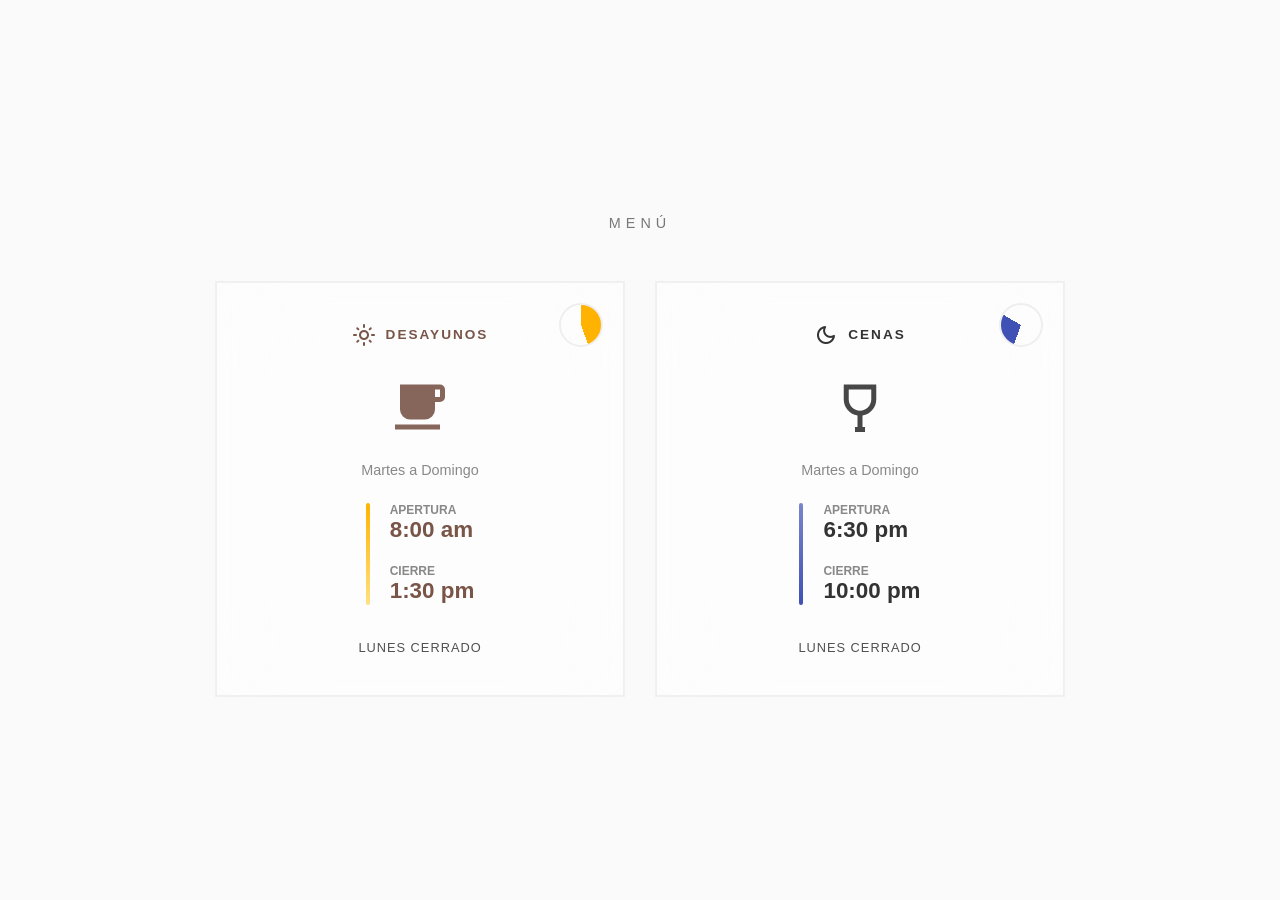
<file: components/time-slot-selector/index.html>
<!doctype html>
<html lang="es">
  <head>
    <meta charset="UTF-8" />
    <meta name="viewport" content="width=device-width, initial-scale=1.0" />
    <title>Casa Valentina - Menú</title>
    <link
      rel="stylesheet"
      href="https://fonts.googleapis.com/css2?family=Material+Symbols+Rounded:opsz,wght,FILL,GRAD@20..48,100..700,0..1,-50..200"
    />
    <style>
      :root {
        --am-color: #795548;
        --am-accent: #ffb300; /* Ámbar */
        --pm-color: #333333;
        --pm-accent: #3f51b5; /* Azul */
        --text-main: #222;
        --text-muted: #888;
        --border: #f0f0f0;
      }

      body {
        margin: 0;
        font-family: "Inter", sans-serif;
        background-color: #fafafa;
        display: flex;
        align-items: center;
        justify-content: center;
        min-height: 100vh;
        color: var(--text-main);
      }

      .container {
        width: 90%;
        max-width: 850px;
        text-align: center;
      }

      h2 {
        font-size: 0.9rem;
        font-weight: 400;
        text-transform: uppercase;
        letter-spacing: 5px;
        margin-bottom: 50px;
        opacity: 0.6;
      }

      .options-wrapper {
        display: flex;
        gap: 30px;
        flex-direction: column;
      }

      @media (min-width: 768px) {
        .options-wrapper {
          flex-direction: row;
        }
      }

      .card {
        flex: 1;
        padding: 40px;
        display: flex;
        flex-direction: column;
        align-items: center;
        transition: all 0.4s cubic-bezier(0.175, 0.885, 0.32, 1.275);
        cursor: pointer;
        background-color: #ffffff8a;
        position: relative;
        overflow: hidden;
        border: 2px solid var(--border);
        backdrop-filter: blur(50px);
      }

      .card:hover {
        transform: translateY(-10px);
        box-shadow: 0 20px 40px rgba(0, 0, 0, 0.08);
        border-color: transparent;
      }

      /* Pie Chart Reloj en la esquina */
      .clock-indicator {
        position: absolute;
        top: 20px;
        right: 20px;
        width: 40px;
        height: 40px;
        border-radius: 50%;
        border: 2px solid #eee;
      }

      .am-card .clock-indicator {
        background: conic-gradient(
          var(--am-accent) 0deg 160deg,
          transparent 160deg 360deg
        );
      }

      .pm-card .clock-indicator {
        background: conic-gradient(
          transparent 0deg 200deg,
          var(--pm-accent) 200deg 300deg,
          transparent 300deg 360deg
        );
      }

      .label-semantic {
        display: flex;
        align-items: center;
        gap: 10px;
        font-size: 0.85rem;
        text-transform: uppercase;
        letter-spacing: 2px;
        font-weight: 800;
        margin-bottom: 30px;
      }

      .icon-meta {
        width: 60px;
        height: 60px;
        margin-bottom: 25px;
        opacity: 0.9;
      }

      /* Estructura de Timeline a la izquierda */
      .info-box {
        display: flex;
        align-items: stretch;
        gap: 20px;
        text-align: left;
        margin-top: 10px;
      }

      .timeline {
        width: 4px;
        border-radius: 4px;
        position: relative;
        background: #f0f0f0;
      }

      .am-card .timeline {
        background: linear-gradient(to bottom, var(--am-accent), #ffe082);
      }
      .pm-card .timeline {
        background: linear-gradient(to bottom, #7986cb, var(--pm-accent));
      }

      .time-details {
        display: flex;
        flex-direction: column;
        justify-content: space-between;
      }

      .time-row {
        display: flex;
        flex-direction: column;
        line-height: 1.2;
      }
      .time-row .label {
        font-size: 0.75rem;
        text-transform: uppercase;
        color: var(--text-muted);
        font-weight: 600;
      }
      .time-row .val {
        font-size: 1.4rem;
        font-weight: 800;
      }

      .am-card {
        color: var(--am-color);
      }
      .pm-card {
        color: var(--pm-color);
      }

      .days-header {
        font-size: 0.9rem;
        font-weight: 500;
        margin-bottom: 15px;
        color: var(--text-muted);
      }

      .closed-note {
        margin-top: 35px;
        font-size: 0.8rem;
        color: #505050;
        text-transform: uppercase;
        letter-spacing: 1px;
      }
    </style>
  </head>
  <body>
    <div class="container">
      <h2>Menú</h2>

      <div class="options-wrapper">
        <article class="card am-card">
          <div class="clock-indicator" title="Horario Mañana"></div>

          <div class="label-semantic">
            <span class="material-symbols-rounded">light_mode</span>
            <span>Desayunos</span>
          </div>

          <svg class="icon-meta" viewBox="0 0 24 24" fill="currentColor">
            <path
              d="M2,21H20V19H2M20,8H18V5H20M20,3H4V13A4,4 0 0,0 8,17H14A4,4 0 0,0 18,13V10H20A2,2 0 0,0 22,8V5A2,2 0 0,0 20,3Z"
            ></path>
          </svg>

          <div class="days-header">Martes a Domingo</div>

          <div class="info-box">
            <div class="timeline"></div>
            <div class="time-details">
              <div class="time-row">
                <span class="label">Apertura</span>
                <span class="val">8:00 am</span>
              </div>
              <div style="height: 20px"></div>
              <div class="time-row">
                <span class="label">Cierre</span>
                <span class="val">1:30 pm</span>
              </div>
            </div>
          </div>

          <div class="closed-note">Lunes Cerrado</div>
        </article>

        <article class="card pm-card">
          <div class="clock-indicator" title="Horario Noche"></div>

          <div class="label-semantic">
            <span class="material-symbols-rounded">dark_mode</span>
            <span>Cenas</span>
          </div>

          <svg class="icon-meta" viewBox="0 0 24 24" fill="currentColor">
            <path
              d="M10,22H14V20H13V15.42C16.07,14.93 18.5,12.25 18.5,9V3H5.5V9C5.5,12.25 7.93,14.93 11,15.42V20H10V22M7.5,5H16.5V9C16.5,11.41 14.41,13.5 12,13.5C9.59,13.5 7.5,11.41 7.5,9V5Z"
            ></path>
          </svg>

          <div class="days-header">Martes a Domingo</div>

          <div class="info-box">
            <div class="timeline"></div>
            <div class="time-details">
              <div class="time-row">
                <span class="label">Apertura</span>
                <span class="val">6:30 pm</span>
              </div>
              <div style="height: 20px"></div>
              <div class="time-row">
                <span class="label">Cierre</span>
                <span class="val">10:00 pm</span>
              </div>
            </div>
          </div>

          <div class="closed-note">Lunes Cerrado</div>
        </article>
      </div>
    </div>
  </body>
</html>
</file>
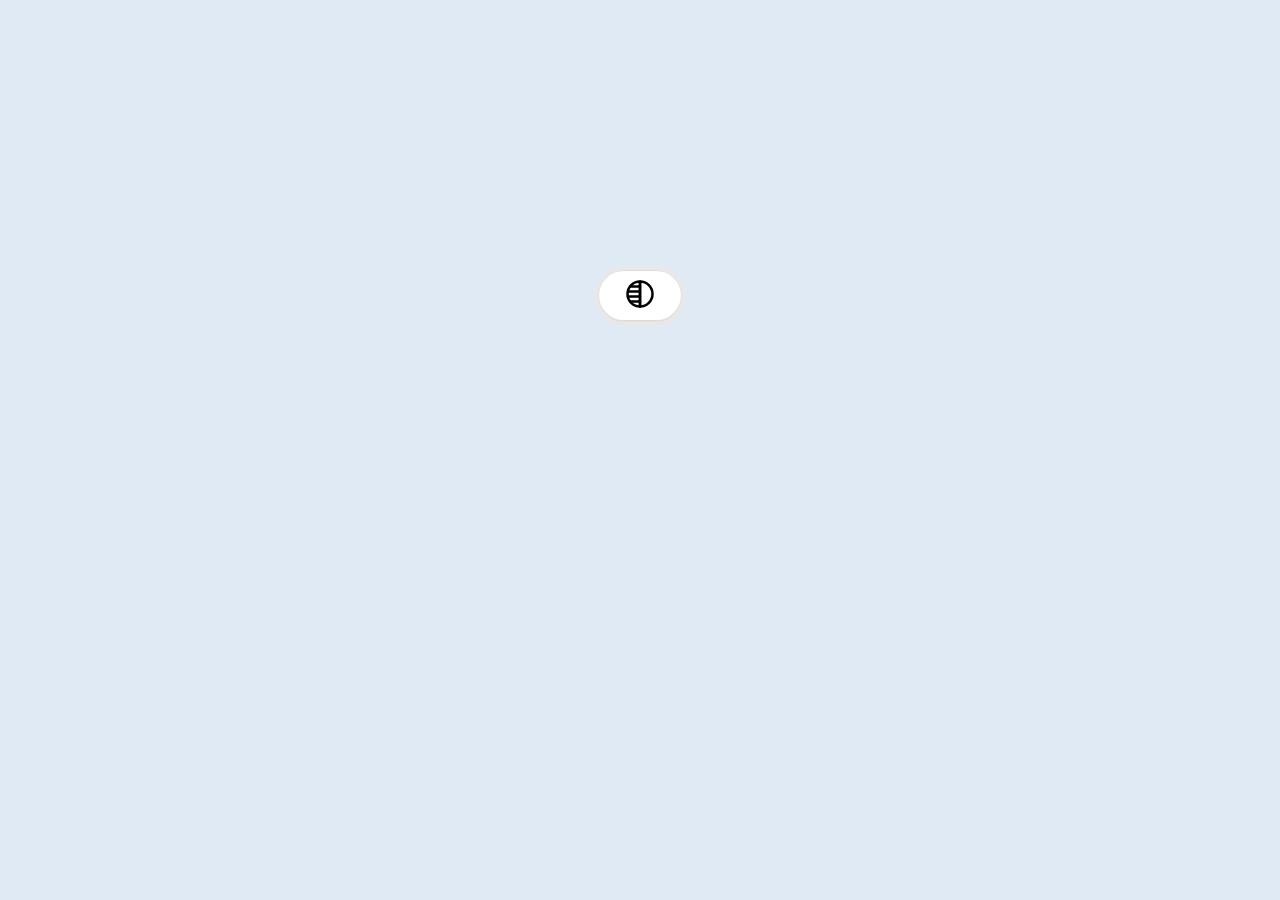
<file: components/volume-component/index.html>
<!doctype html>
<html lang="en">
  <head>
    <meta charset="UTF-8" />
    <meta name="viewport" content="width=device-width, initial-scale=1.0" />
    <title>Volume Component</title>
    <style>
      :root {
        color-scheme: light dark;
        --bg-light: hsl(220, 16%, 94%);
        --bg-light2: hsl(212, 50%, 92%);
        --bg-dark: hsl(222, 16%, 16%);
        --bg-dark2: hsl(222, 20%, 18%);
        --fg-light: hsl(212 22% 26%);
        --fg-dark: hsl(222, 39%, 95%);
        --input-bg-light: hsl(from var(--bg-light) h 15% 100%);
        --input-bg-dark: hsl(from var(--bg-dark) h 15% 10%);
        --input-border-light: hsl(from var(--bg-light) h 15% 85%);
        --input-border-dark: hsl(from var(--bg-light) h 15% 35%);
        --bg: light-dark(var(--bg-light), var(--bg-dark));
        --bg2: light-dark(var(--bg-light2), var(--bg-dark2));
        --fg: light-dark(var(--fg-light), var(--fg-dark));
        --b: light-dark(var(--input-bg-light), var(--input-bg-dark));
        --bor: light-dark(var(--input-border-light), var(--input-border-dark));
        --cubic: cubic-bezier(0.66, 0, 0.34, 1);
        --cubic-out: cubic-bezier(0.33, 1, 0.68, 1);
        --spring: linear(
          0,
          0.008 1.1%,
          0.034 2.3%,
          0.134 4.9%,
          0.264 7.3%,
          0.683 14.3%,
          0.797 16.5%,
          0.89 18.6%,
          0.967 20.7%,
          1.027 22.8%,
          1.073 25%,
          1.104 27.3%,
          1.123 30.6%,
          1.119 34.3%,
          1.018 49.5%,
          0.988 58.6%,
          0.985 65.2%,
          1 84.5%,
          1
        );
        --active-color: #3880f6;
      }

      * {
        box-sizing: border-box;
        margin: 0;
        padding: 0;
      }

      body,
      html,
      #app {
        display: grid;
        min-height: 100%;
        justify-content: center;
      }

      body {
        background-color: var(--bg2);
        color: var(--fg);
        min-width: 100svw;
        min-height: 100svh;
      }

      #app {
        display: flex;
        gap: 5vh;
        flex-direction: column;
        justify-content: center;
        align-items: center;
        max-width: 420px;
      }

      button[popovertarget] {
        anchor-name: --anchor-volume;
        --outline-color: #e8e8e8;
        border-radius: 100vw;
        background: white;
        border: none;
        outline: none;
        box-shadow:
          inset 0 0 0 1px #ddd,
          0 1px 1px -1px #aaa,
          0 0 0 4px var(--outline-color);
        padding: 0.66em 1.33em;
        margin: clamp(3em, 30vh, 30em) 0 auto;
        transition: box-shadow 0.15s var(--cubic-out);
        cursor: pointer;
        color: #000;
      }

      button[popovertarget]:focus-visible {
        --outline-color: var(--active-color);
      }

      button[popovertarget] svg {
        height: 30px;
        transition: transform 0.15s var(--cubic-out);
      }

      #volume-popover {
        transition:
          opacity 0.2s,
          translate 0.2s,
          overlay 0.2s allow-discrete,
          display 0.2s allow-discrete;
        transition-timing-function: var(--cubic-out);
        opacity: 0;
        translate: 10px -60%;
        position: relative;
      }

      @supports (position-anchor: --anchor-volume) {
        #volume-popover {
          position-anchor: --anchor-volume;
          top: anchor(--anchor-volume center);
          left: anchor(--anchor-volume right);
          translate: 10px -60%;
        }
      }

      @supports not (position-anchor: --anchor-volume) {
        #volume-popover {
          left: calc(50% + 55px);
          top: calc(clamp(3em, 30vh, 30em) + 50px);
        }
      }

      #volume-popover:popover-open {
        display: flex;
        opacity: 1;
        transition-duration: 0.5s;
        transition-timing-function: var(--spring);
        translate: 10px -50%;
      }

      #volume-popover {
        gap: 16px;
        border: 1px solid var(--bor);
        border-radius: 2em;
        padding: 2px 1em;
        margin: 0;
        overflow: hidden;
        background: var(--bg);
        color: var(--fg);
        box-shadow:
          hsl(from var(--shadow-color) h s l / 0.01) 0px 1px 1px -0.5px,
          hsl(from var(--shadow-color) h s l / 0.02) 0px 2px 2px -1px,
          hsl(from var(--shadow-color) h s l / 0.02) 0px 3px 3px -1.5px,
          hsl(from var(--shadow-color) h s l / 0.01) 0px 5px 5px -2.5px;
      }

      @starting-style {
        #volume-popover:popover-open {
          opacity: 0;
          translate: 10px -60%;
        }
      }

      #volume-slider {
        --pip-height: 7px;
        --slider-width: 70px;
        --range-slider: transparent;
        --range-handle-focus: var(--active-color);
        --range-pip: #f1f1f1;
        --range-pip-active: var(--active-color);
        --range-pip-hover: #ccc;
        margin: 0;
        padding: 0;
      }

      #volume-slider .rangeSlider {
        position: relative;
        min-height: 200px;
        width: var(--slider-width);
        margin: 0;
        display: block;
        touch-action: none;
      }

      #volume-slider .rangeHandle {
        width: var(--slider-width);
        height: var(--pip-height);
        left: 50%;
        border-radius: 99vw;
        opacity: 0;
      }

      #volume-slider .rangePips.rsVertical {
        position: absolute;
        inset: 0;
        left: 0;
        width: 100%;
      }

      #volume-slider .rangePips .rsPip {
        position: absolute;
        background: var(--range-pip);
        transition: all 0.15s ease;
        --pip-shadow: hsl(0 0% 50% / 20%);
        --pip-height: 6px;
        width: calc(var(--slider-width) - 30px);
        left: 50%;
        height: var(--pip-height);
        border-radius: var(--pip-height);
        translate: -50% calc(var(--pip-height) / 2);
        box-shadow: 0 1px 0px 0.5px var(--pip-shadow);
      }

      #volume-slider .rangePips .rsPip:has(+ .rsSelected),
      #volume-slider .rangePips .rsPip.rsSelected + * {
        width: calc(var(--slider-width) - 20px);
        --pip-height: 7px;
      }

      #volume-slider .rangePips .rsPip.rsSelected {
        background: var(--range-pip-active);
        --pip-height: 8px;
        height: var(--pip-height);
        width: var(--slider-width);
      }

      #volume-slider .rangePips .rsPip:hover {
        background: var(--range-pip-hover);
        --pip-shadow: hsl(0 0% 50% / 50%);
      }

      .volume-buttons {
        display: flex;
        gap: 12px;
        flex-direction: column;
        justify-content: center;
        align-items: center;
      }

      .volume-buttons button {
        display: flex;
        align-items: center;
        justify-content: center;
        padding: 0;
        border-radius: 100vw;
        width: 30px;
        aspect-ratio: 1;
        background: #e9e9e9;
        color: #000;
        border: none;
        outline: none;
        box-shadow:
          inset 0 0 0 1px hsl(0 0% 0% / 0.1),
          inset 0 2px 0.5px -0.5px hsl(0 0% 100% / 1),
          inset 0 -2px 0.5px -0.5px hsl(0 0% 0% / 0.05),
          0 2px 2px -0.5px hsl(0 0% 80% / 0.5);
        cursor: pointer;
      }

      .volume-buttons button svg {
        height: 14px;
        width: auto;
      }

      .volume-buttons span {
        font-family: system-ui, sans-serif;
        font-size: 26px;
        font-weight: 500;
        text-align: center;
        letter-spacing: 0.02em;
        padding: 0;
        width: 32px;
      }

      #app > button {
        width: max-content;
      }
    </style>
  </head>
  <body>
    <main id="app">
      <button
        type="button"
        popovertarget="volume-popover"
        title="Ajustar contraste"
      >
        <svg
          xmlns="http://www.w3.org/2000/svg"
          width="48"
          height="48"
          viewBox="0 0 48 48"
        >
          <g
            fill="none"
            stroke="currentColor"
            stroke-linejoin="round"
            stroke-width="4"
          >
            <path
              stroke-linecap="round"
              d="M24 4C12.954 4 4 12.954 4 24s8.954 20 20 20z"
              clip-rule="evenodd"
            />
            <path d="M24 4c11.046 0 20 8.954 20 20s-8.954 20-20 20z" />
            <path stroke-linecap="round" d="M24 36H9m15-8H5m19-8H5m19-8H9" />
          </g>
        </svg>
      </button>

      <div popover id="volume-popover">
        <div class="volume-buttons">
          <button type="button" id="up" aria-label="Aumentar contraste">
            <svg
              xmlns="http://www.w3.org/2000/svg"
              width="12"
              height="12"
              viewBox="0 0 12 12"
            >
              <path
                fill="currentColor"
                d="M6 4c-.2 0-.4.1-.5.2L2.2 7.5c-.3.3-.3.8 0 1.1s.8.3 1.1 0L6 5.9l2.7 2.7c.3.3.8.3 1.1 0s.3-.8 0-1.1L6.6 4.3Q6.3 4 6 4"
              />
            </svg>
          </button>
          <span id="value-display" aria-live="polite">0</span>
          <button type="button" id="down" aria-label="Disminuir contraste">
            <svg
              xmlns="http://www.w3.org/2000/svg"
              width="12"
              height="12"
              viewBox="0 0 12 12"
            >
              <path
                fill="currentColor"
                d="M6 8.825c-.2 0-.4-.1-.5-.2l-3.3-3.3c-.3-.3-.3-.8 0-1.1s.8-.3 1.1 0l2.7 2.7l2.7-2.7c.3-.3.8-.3 1.1 0s.3.8 0 1.1l-3.2 3.2q-.3.3-.6.3"
              />
            </svg>
          </button>
        </div>
        <div id="volume-slider"></div>
      </div>
    </main>

    <script>
      let value = 0;
      const min = -50;
      const max = 50;
      const step = 5;

      const container = document.getElementById("volume-slider");
      container.innerHTML = `
        <div class="rangeSlider rsVertical">
          <div class="rangePips rsHoverable rsVertical rsFocus" id="pips-container">
          </div>
        </div>
      `;
      const pipsContainer = document.getElementById("pips-container");
      
      const stepsCount = (max - min) / step;
      let pipsElements = [];

      for (let i = 0; i <= stepsCount; i++) {
        const val = min + (i * step);
        const percent = (i / stepsCount) * 100;
        
        const span = document.createElement("span");
        span.className = "rsPip";
        if (i === 0) span.classList.add("rsPip--first");
        if (i === stepsCount) span.classList.add("rsPip--last");
        
        span.style.bottom = `${percent}%`;
        span.setAttribute("data-val", val);
        span.setAttribute("data-index", i);
        
        pipsContainer.appendChild(span);
        pipsElements.push({ span, val });
      }

      const $button = document.querySelector("button[popovertarget]");
      const $valueDisplay = document.getElementById("value-display");
      const $up = document.querySelector("#up");
      const $down = document.querySelector("#down");

      const updateValue = (v) => {
        value = v;
        setValue(v);
        updatePipsUI(v);
      };

      const setValue = (v) => {
        $valueDisplay.innerText = v;
        const html = document.body.parentElement;
        html.style.filter = `contrast(${v / 300 + 1})`;
      };

      const updatePipsUI = (currentVal) => {
        pipsElements.forEach(pip => {
          if (pip.val === currentVal) {
            pip.span.classList.add("rsSelected");
          } else {
            pip.span.classList.remove("rsSelected");
          }
        });
      };

      // Initialize UI
      updatePipsUI(value);

      // Add dragging support
      let isDragging = false;
      const handlePointer = (e) => {
        if (!isDragging) return;
        const rect = pipsContainer.getBoundingClientRect();
        // Calculate percentage from bottom to top
        let y = e.clientY - rect.top;
        y = Math.max(0, Math.min(y, rect.height));
        let percent = 1 - (y / rect.height);
        
        let nearestVal = min + Math.round((percent * (max - min)) / step) * step;
        if (nearestVal !== value) {
          updateValue(nearestVal);
        }
      };

      pipsContainer.addEventListener("pointerdown", (e) => {
        isDragging = true;
        pipsContainer.setPointerCapture(e.pointerId);
        handlePointer(e);
      });
      pipsContainer.addEventListener("pointermove", handlePointer);
      pipsContainer.addEventListener("pointerup", () => isDragging = false);
      pipsContainer.addEventListener("pointercancel", () => isDragging = false);

      const increase = () => {
        value = Math.min(value + 5, max);
        updateValue(value);
      };

      const decrease = () => {
        value = Math.max(value - 5, min);
        updateValue(value);
      };

      let intervalId;

      const startFiring = (cb) => {
        intervalId = setInterval(cb, 50);
      };

      const stopFiring = () => {
        clearInterval(intervalId);
      };

      $up.addEventListener("pointerdown", () => {
        stopFiring();
        startFiring(increase);
      });

      $up.addEventListener("pointerup", stopFiring);
      $up.addEventListener("pointerleave", stopFiring);

      $down.addEventListener("pointerdown", () => {
        stopFiring();
        startFiring(decrease);
      });

      $down.addEventListener("pointerup", stopFiring);
      $down.addEventListener("pointerleave", stopFiring);
    </script>
  </body>
</html>
</file>
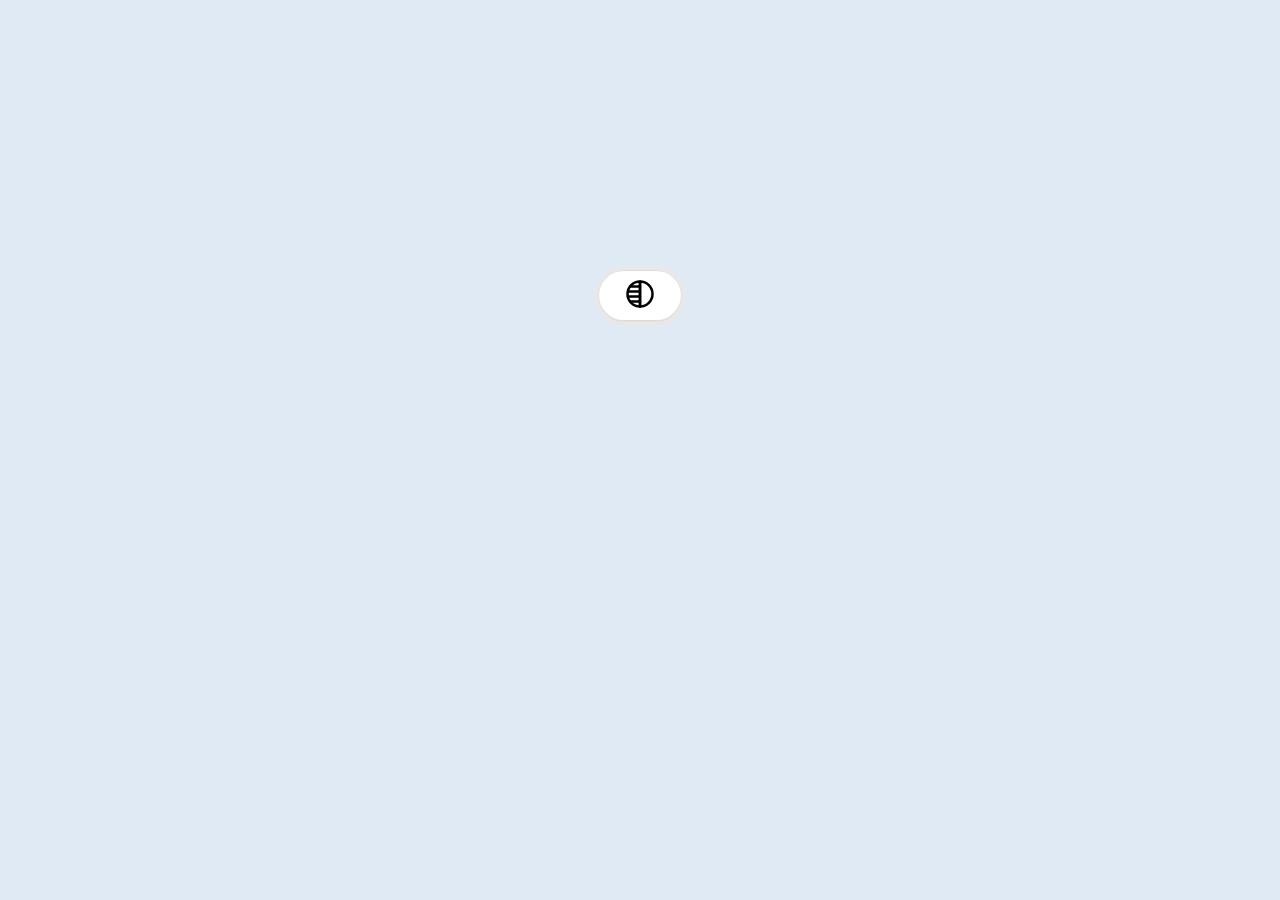
<file: components/volume-component/index copy.html>
<!DOCTYPE html>
<html lang="en">
<head>
  <meta charset="UTF-8">
  <meta name="viewport" content="width=device-width, initial-scale=1.0">
  <title>Volume Component</title>
  <style>
    :root {
      color-scheme: light dark;
      --bg-light: hsl(220, 16%, 94%);
      --bg-light2: hsl(212, 50%, 92%);
      --bg-dark: hsl(222, 16%, 16%);
      --bg-dark2: hsl(222, 20%, 18%);
      --fg-light: hsl(212 22% 26%);
      --fg-dark: hsl(222, 39%, 95%);
      --input-bg-light: hsl(from var(--bg-light) h 15% 100%);
      --input-bg-dark: hsl(from var(--bg-dark) h 15% 10%);
      --input-border-light: hsl(from var(--bg-light) h 15% 85%);
      --input-border-dark: hsl(from var(--bg-light) h 15% 35%);
      --bg: light-dark(var(--bg-light), var(--bg-dark));
      --bg2: light-dark(var(--bg-light2), var(--bg-dark2));
      --fg: light-dark(var(--fg-light), var(--fg-dark));
      --b: light-dark(var(--input-bg-light), var(--input-bg-dark));
      --bor: light-dark(var(--input-border-light), var(--input-border-dark));
      --cubic: cubic-bezier(0.66, 0, 0.34, 1);
      --cubic-out: cubic-bezier(0.33, 1, 0.68, 1);
      --spring: linear(0, 0.008 1.1%, 0.034 2.3%, 0.134 4.9%, 0.264 7.3%, 0.683 14.3%, 0.797 16.5%, 0.89 18.6%, 0.967 20.7%, 1.027 22.8%, 1.073 25%, 1.104 27.3%, 1.123 30.6%, 1.119 34.3%, 1.018 49.5%, 0.988 58.6%, 0.985 65.2%, 1 84.5%, 1);
      --active-color: #3880f6;
    }

    * {
      box-sizing: border-box;
      margin: 0;
      padding: 0;
    }

    body, html, #app {
      display: grid;
      min-height: 100%;
      justify-content: center;
    }

    body {
      background-color: var(--bg2);
      color: var(--fg);
      min-width: 100svw;
      min-height: 100svh;
    }

    #app {
      display: flex;
      gap: 5vh;
      flex-direction: column;
      justify-content: center;
      align-items: center;
      max-width: 420px;
    }

    button[popovertarget] {
      anchor-name: --anchor-volume;
      --outline-color: #e8e8e8;
      border-radius: 100vw;
      background: white;
      border: none;
      outline: none;
      box-shadow: inset 0 0 0 1px #ddd, 0 1px 1px -1px #aaa, 0 0 0 4px var(--outline-color);
      padding: 0.66em 1.33em;
      margin: clamp(3em, 30vh, 30em) 0 auto;
      transition: box-shadow 0.15s var(--cubic-out);
      cursor: pointer;
      color: #000;
    }

    button[popovertarget]:focus-visible {
      --outline-color: var(--active-color);
    }

    button[popovertarget] svg {
      height: 30px;
      transition: transform 0.15s var(--cubic-out);
    }

    #volume-popover {
      transition: opacity 0.2s, translate 0.2s, overlay 0.2s allow-discrete, display 0.2s allow-discrete;
      transition-timing-function: var(--cubic-out);
      opacity: 0;
      translate: 10px -60%;
      position: relative;
    }

    @supports (position-anchor: --anchor-volume) {
      #volume-popover {
        position-anchor: --anchor-volume;
        top: anchor(--anchor-volume center);
        left: anchor(--anchor-volume right);
        translate: 10px -60%;
      }
    }

    @supports not (position-anchor: --anchor-volume) {
      #volume-popover {
        left: calc(50% + 55px);
        top: calc(clamp(3em, 30vh, 30em) + 50px);
      }
    }

    #volume-popover:popover-open {
      display: flex;
      opacity: 1;
      transition-duration: 0.5s;
      transition-timing-function: var(--spring);
      translate: 10px -50%;
    }

    #volume-popover {
      gap: 16px;
      border: 1px solid var(--bor);
      border-radius: 2em;
      padding: 2px 1em;
      margin: 0;
      overflow: hidden;
      background: var(--bg);
      color: var(--fg);
      box-shadow: hsl(from var(--shadow-color) h s l / 0.01) 0px 1px 1px -0.5px, hsl(from var(--shadow-color) h s l / 0.02) 0px 2px 2px -1px, hsl(from var(--shadow-color) h s l / 0.02) 0px 3px 3px -1.5px, hsl(from var(--shadow-color) h s l / 0.01) 0px 5px 5px -2.5px;
    }

    @starting-style {
      #volume-popover:popover-open {
        opacity: 0;
        translate: 10px -60%;
      }
    }

    #volume-slider {
      appearance: slider-vertical;
      -webkit-appearance: slider-vertical;
      width: 20px;
      height: 200px;
      margin: 0 auto;
      display: block;
      cursor: pointer;
    }

    .volume-buttons {
      display: flex;
      gap: 12px;
      flex-direction: column;
      justify-content: center;
      align-items: center;
    }

    .volume-buttons button {
      display: flex;
      align-items: center;
      justify-content: center;
      padding: 0;
      border-radius: 100vw;
      width: 30px;
      aspect-ratio: 1;
      background: #e9e9e9;
      color: #000;
      border: none;
      outline: none;
      box-shadow: inset 0 0 0 1px hsl(0 0% 0% / 0.1), inset 0 2px 0.5px -0.5px hsl(0 0% 100% / 1), inset 0 -2px 0.5px -0.5px hsl(0 0% 0% / 0.05), 0 2px 2px -0.5px hsl(0 0% 80% / 0.5);
      cursor: pointer;
    }

    .volume-buttons button svg {
      height: 14px;
      width: auto;
    }

    .volume-buttons span {
      font-family: system-ui, sans-serif;
      font-size: 26px;
      font-weight: 500;
      text-align: center;
      letter-spacing: 0.02em;
      padding: 0;
      width: 32px;
    }

    #app > button {
      width: max-content;
    }
  </style>
</head>
<body>
  <main id="app">
    <button type="button" popovertarget="volume-popover" title="Ajustar contraste">
      <svg xmlns="http://www.w3.org/2000/svg" width="48" height="48" viewBox="0 0 48 48">
        <g fill="none" stroke="currentColor" stroke-linejoin="round" stroke-width="4">
          <path stroke-linecap="round" d="M24 4C12.954 4 4 12.954 4 24s8.954 20 20 20z" clip-rule="evenodd" />
          <path d="M24 4c11.046 0 20 8.954 20 20s-8.954 20-20 20z" />
          <path stroke-linecap="round" d="M24 36H9m15-8H5m19-8H5m19-8H9" />
        </g>
      </svg>
    </button>

    <div popover id="volume-popover">
      <div class="volume-buttons">
        <button type="button" id="up">
          <svg xmlns="http://www.w3.org/2000/svg" width="12" height="12" viewBox="0 0 12 12">
            <path fill="currentColor" d="M6 4c-.2 0-.4.1-.5.2L2.2 7.5c-.3.3-.3.8 0 1.1s.8.3 1.1 0L6 5.9l2.7 2.7c.3.3.8.3 1.1 0s.3-.8 0-1.1L6.6 4.3Q6.3 4 6 4" />
          </svg>
        </button>
        <span id="value-display">0</span>
        <button type="button" id="down">
          <svg xmlns="http://www.w3.org/2000/svg" width="12" height="12" viewBox="0 0 12 12">
            <path fill="currentColor" d="M6 8.825c-.2 0-.4-.1-.5-.2l-3.3-3.3c-.3-.3-.3-.8 0-1.1s.8-.3 1.1 0l2.7 2.7l2.7-2.7c.3-.3.8-.3 1.1 0s.3.8 0 1.1l-3.2 3.2q-.3.3-.6.3" />
          </svg>
        </button>
      </div>
      <input type="range" id="volume-slider" min="-50" max="50" step="5" value="0" />
    </div>
  </main>

  <script>
    let value = 0;
    const min = -50;
    const max = 50;

    const volumeSlider = document.getElementById("volume-slider");
    const $button = document.querySelector('button[popovertarget]');
    const $valueDisplay = document.getElementById('value-display');
    const $up = document.querySelector('#up');
    const $down = document.querySelector('#down');

    const updateValue = v => {
      value = v;
      setValue(v);
      volumeSlider.value = v;
    };

    const setValue = v => {
      $valueDisplay.innerText = v;
      const html = document.body.parentElement;
      html.style.filter = `contrast(${v / 300 + 1})`;
    };

    volumeSlider.addEventListener('input', (e) => {
      value = parseInt(e.target.value, 10);
      setValue(value);
    });

    const increase = () => {
      value = Math.min(value + 5, max);
      updateValue(value);
    };

    const decrease = () => {
      value = Math.max(value - 5, min);
      updateValue(value);
    };

    let intervalId;

    const startFiring = cb => {
      intervalId = setInterval(cb, 50);
    };

    const stopFiring = () => {
      clearInterval(intervalId);
    };

    $up.addEventListener('pointerdown', () => {
      stopFiring();
      startFiring(increase);
    });

    $up.addEventListener('pointerup', stopFiring);
    $up.addEventListener('pointerleave', stopFiring);

    $down.addEventListener('pointerdown', () => {
      stopFiring();
      startFiring(decrease);
    });

    $down.addEventListener('pointerup', stopFiring);
    $down.addEventListener('pointerleave', stopFiring);
  </script>
</body>
</html>
</file>
<file: components/nav-bottom-bar/style.css>
/* ==========================================================
  VARIABLES Y DISEÑO BASE      ========================================================================== */
:root {
  --bg-body: #111110;
  --bg-island: rgba(24, 24, 22, 0.94);
  --bg-sheet: #1c1c1a;
  --bg-input: #2a2a27;
  --color-text: #f0efe8;
  --color-text-muted: #5a5a54;
  --color-primary: #f0efe8;

  --island-radius: 36px;
  --sheet-radius: 32px;
  --spacing-lg: 24px;

  --transition-main: all 0.5s cubic-bezier(0.32, 0.72, 0, 1);
  --transition-fast: all 0.2s ease;
}

* {
  box-sizing: border-box;
  margin: 0;
  padding: 0;
  -webkit-tap-highlight-color: transparent;
}

body {
  font-family: -apple-system, system-ui, sans-serif;
  background-color: var(--bg-body);
  color: var(--color-text);
  height: 100vh;
  overflow: hidden;
}

main {
  padding: var(--spacing-lg);
  height: 100%;
  overflow-y: auto;
}

/* --- Iconos SVG inline --- */
.icon {
  width: 24px;
  height: 24px;
  fill: none;
  stroke: currentColor;
  stroke-width: 1.7;
  stroke-linecap: round;
  stroke-linejoin: round;
  display: block;
  flex-shrink: 0;
}

/* Capa secundaria duotone */
.icon .icon-secondary {
  opacity: 0.35;
}

/* Iconos grandes en el sheet */
.menu-item .icon {
  width: 28px;
  height: 28px;
  margin: 0 auto 8px;
  color: #b8a888;
}

/* Icono del toggle */
.toggle-theme-left .icon {
  width: 20px;
  height: 20px;
  color: #b8a888;
}

/* ==========================================================================
   LA ISLA Y EL SHEET (ESTADOS)
   ========================================================================== */
.bottom-island {
  position: fixed;
  left: 50%;
  transform: translateX(-50%);
  width: calc(100% - 32px);
  max-width: 450px;
  background: var(--bg-island);
  backdrop-filter: blur(20px);
  -webkit-backdrop-filter: blur(20px);
  z-index: 100;
  transition: var(--transition-main);
  box-shadow:
    0 -1px 0 rgba(255, 255, 255, 0.06),
    0 -10px 40px rgba(0, 0, 0, 0.5);
  display: flex;
  flex-direction: column;
  border: 1px solid rgba(255, 255, 255, 0.07);

  /* Estado Inicial: CERRADO (ISLA) */
  bottom: 20px;
  height: 64px;
  border-radius: var(--island-radius);
}

.bottom-island[data-sheet-state="small"] {
  bottom: 0;
  width: 100%;
  max-width: 100%;
  height: 380px;
  border-radius: var(--sheet-radius) var(--sheet-radius) 0 0;
  background: var(--bg-sheet);
  border-left: none;
  border-right: none;
  border-bottom: none;
}

.bottom-island[data-sheet-state="full"] {
  bottom: 0;
  width: 100%;
  max-width: 100%;
  height: 94vh;
  border-radius: var(--sheet-radius) var(--sheet-radius) 0 0;
  background: var(--bg-sheet);
  border-left: none;
  border-right: none;
  border-bottom: none;
}

/* Handler de Gestos */
[data-behavior="handler-area"] {
  width: 100%;
  height: 40px;
  display: flex;
  align-items: center;
  justify-content: center;
  cursor: grab;
  opacity: 0;
  pointer-events: none;
  transition: opacity 0.3s;
}

.bottom-island:not([data-sheet-state="closed"]) [data-behavior="handler-area"] {
  opacity: 1;
  pointer-events: auto;
}

.handler {
  width: 36px;
  height: 5px;
  background: rgba(255, 255, 255, 0.15);
  border-radius: 3px;
  transition: var(--transition-fast);
}

[data-behavior="handler-area"]:active .handler {
  width: 48px;
  background: rgba(255, 255, 255, 0.3);
}

/* ==========================================================================
   SISTEMA DE NAVEGACIÓN Y BÚSQUEDA
   ========================================================================== */
.nav-content {
  display: flex;
  align-items: center;
  justify-content: space-between;
  padding: 8px;
  min-height: 64px;
  position: relative;
}

/* Botones Circulares Base */
.nav-btn {
  width: 48px;
  height: 48px;
  border-radius: 50%;
  display: flex;
  align-items: center;
  justify-content: center;
  color: var(--color-text-muted);
  transition: var(--transition-main);
  flex-shrink: 0;
  border: none;
  background: transparent;
  cursor: pointer;
}

.nav-btn:hover {
  background: rgba(255, 255, 255, 0.06);
  color: var(--color-primary);
}
.nav-btn:active {
  transform: scale(0.88);
}

/* Botones que desaparecen al buscar */
.main-nav-btn {
  opacity: 1;
  width: 48px;
}
.bottom-island[data-search-active="true"] .main-nav-btn {
  width: 0;
  opacity: 0;
  pointer-events: none;
  margin: 0;
}

/* Botones de Control de Búsqueda (Satélites) */
.search-ctrl-btn {
  width: 0;
  opacity: 0;
  pointer-events: none;
  overflow: hidden;
  display: none;
}
.bottom-island[data-search-active="true"] .search-ctrl-btn {
  width: 48px;
  opacity: 1;
  pointer-events: auto;
  display: none;
}

/* LA BARRA DE BÚSQUEDA */
.search-wrapper {
  display: flex;
  align-items: center;
  justify-content: center;
  height: 48px;
  width: 48px;
  border-radius: 24px;
  transition: var(--transition-main);
  cursor: pointer;
  position: relative;
  background: transparent;
}

.search-wrapper input {
  width: 0;
  opacity: 0;
  border: none;
  background: transparent;
  outline: none;
  font-size: 16px;
  transition: var(--transition-main);
  color: var(--color-text);
}

.search-wrapper input::placeholder {
  color: var(--color-text-muted);
}

.search-icon {
  color: var(--color-text-muted);
  transition: var(--transition-fast);
  flex-shrink: 0;
}

/* Estado Activo de Búsqueda */
.bottom-island[data-search-active="true"] .search-wrapper {
  flex: 1;
  width: auto;
  background: var(--bg-input);
  padding: 0 16px;
  margin: 0 8px;
  justify-content: space-between;
  cursor: text;
}

.bottom-island[data-search-active="true"] .search-wrapper input {
  width: 100%;
  opacity: 1;
  pointer-events: auto;
  order: 1;
}

.bottom-island[data-search-active="true"] .search-wrapper .search-icon {
  order: 2;
  margin-left: 8px;
}

/* ==========================================================================
   CUERPO DEL SHEET
   ========================================================================== */
.sheet-body {
  flex: 1;
  padding: 0 24px 24px;
  overflow-y: auto;
  opacity: 0;
  transition: opacity 0.3s;
}
.bottom-island:not([data-sheet-state="closed"]) .sheet-body {
  opacity: 1;
}

.menu-grid {
  display: grid;
  grid-template-columns: repeat(2, 1fr);
  gap: 16px;
  margin-top: 10px;
}

.menu-item {
  background: #242422;
  border: 1px solid rgba(255, 255, 255, 0.05);
  padding: 20px;
  border-radius: 20px;
  text-align: center;
  font-weight: 600;
  color: var(--color-text);
  transition: var(--transition-fast);
  cursor: pointer;
}

.menu-item:active {
  transform: scale(0.96);
  background: #2e2e2b;
}

/* ==========================================================================
   TEMA CLARO
   ========================================================================== */
body.theme-light {
  --bg-body: #f4f4f5;
  --bg-island: rgba(255, 255, 255, 0.9);
  --bg-sheet: #ffffff;
  --bg-input: #e4e4e7;
  --color-text: #18181b;
  --color-text-muted: #71717a;
  --color-primary: #000000;
}

body.theme-light .bottom-island {
  border-color: rgba(0, 0, 0, 0.08);
  box-shadow: 0 -10px 40px rgba(0, 0, 0, 0.1);
}

body.theme-light .menu-item {
  background: #f4f4f5;
  border-color: rgba(0, 0, 0, 0.06);
}
body.theme-light .menu-item:active {
  background: #e8e8e8;
}
body.theme-light .handler {
  background: #d4d4d8;
}

/* Toggle item en el sheet */
.menu-item.toggle-theme {
  grid-column: span 2;
  display: flex;
  flex-direction: row;
  align-items: center;
  justify-content: space-between;
  text-align: left;
  padding: 16px 20px;
  margin-top: 4px;
  border-top: 1px solid rgba(255, 255, 255, 0.06);
}

body.theme-light .menu-item.toggle-theme {
  border-top-color: rgba(0, 0, 0, 0.06);
}

.toggle-theme-left {
  display: flex;
  align-items: center;
  gap: 12px;
}

.toggle-pill {
  width: 44px;
  height: 26px;
  border-radius: 13px;
  background: #3a3a37;
  position: relative;
  transition: background 0.25s ease;
  flex-shrink: 0;
}

body.theme-light .toggle-pill {
  background: #c0c0c8;
}

.toggle-pill::after {
  content: "";
  position: absolute;
  width: 20px;
  height: 20px;
  border-radius: 50%;
  background: #f0efe8;
  top: 3px;
  left: 3px;
  transition: transform 0.25s cubic-bezier(0.32, 0.72, 0, 1);
}

body.theme-light .toggle-pill::after {
  transform: translateX(18px);
  background: #ffffff;
}

/* Scrim */
.scrim {
  position: fixed;
  inset: 0;
  background: rgba(0, 0, 0, 0.5);
  opacity: 0;
  pointer-events: none;
  transition: opacity 0.4s;
  z-index: 90;
}
body:has([data-sheet-state="full"]) .scrim,
body:has([data-sheet-state="small"]) .scrim {
  opacity: 1;
  pointer-events: auto;
}

/*============*/

[data-sheet-state="closed"] #handler-area {
  display: none;
}

.bottom-island[data-search-active="true"] .search-ctrl-btn {
  display: flex;
}

[data-sheet-state="small"] .nav-content {
  justify-content: end;
}
</file>
